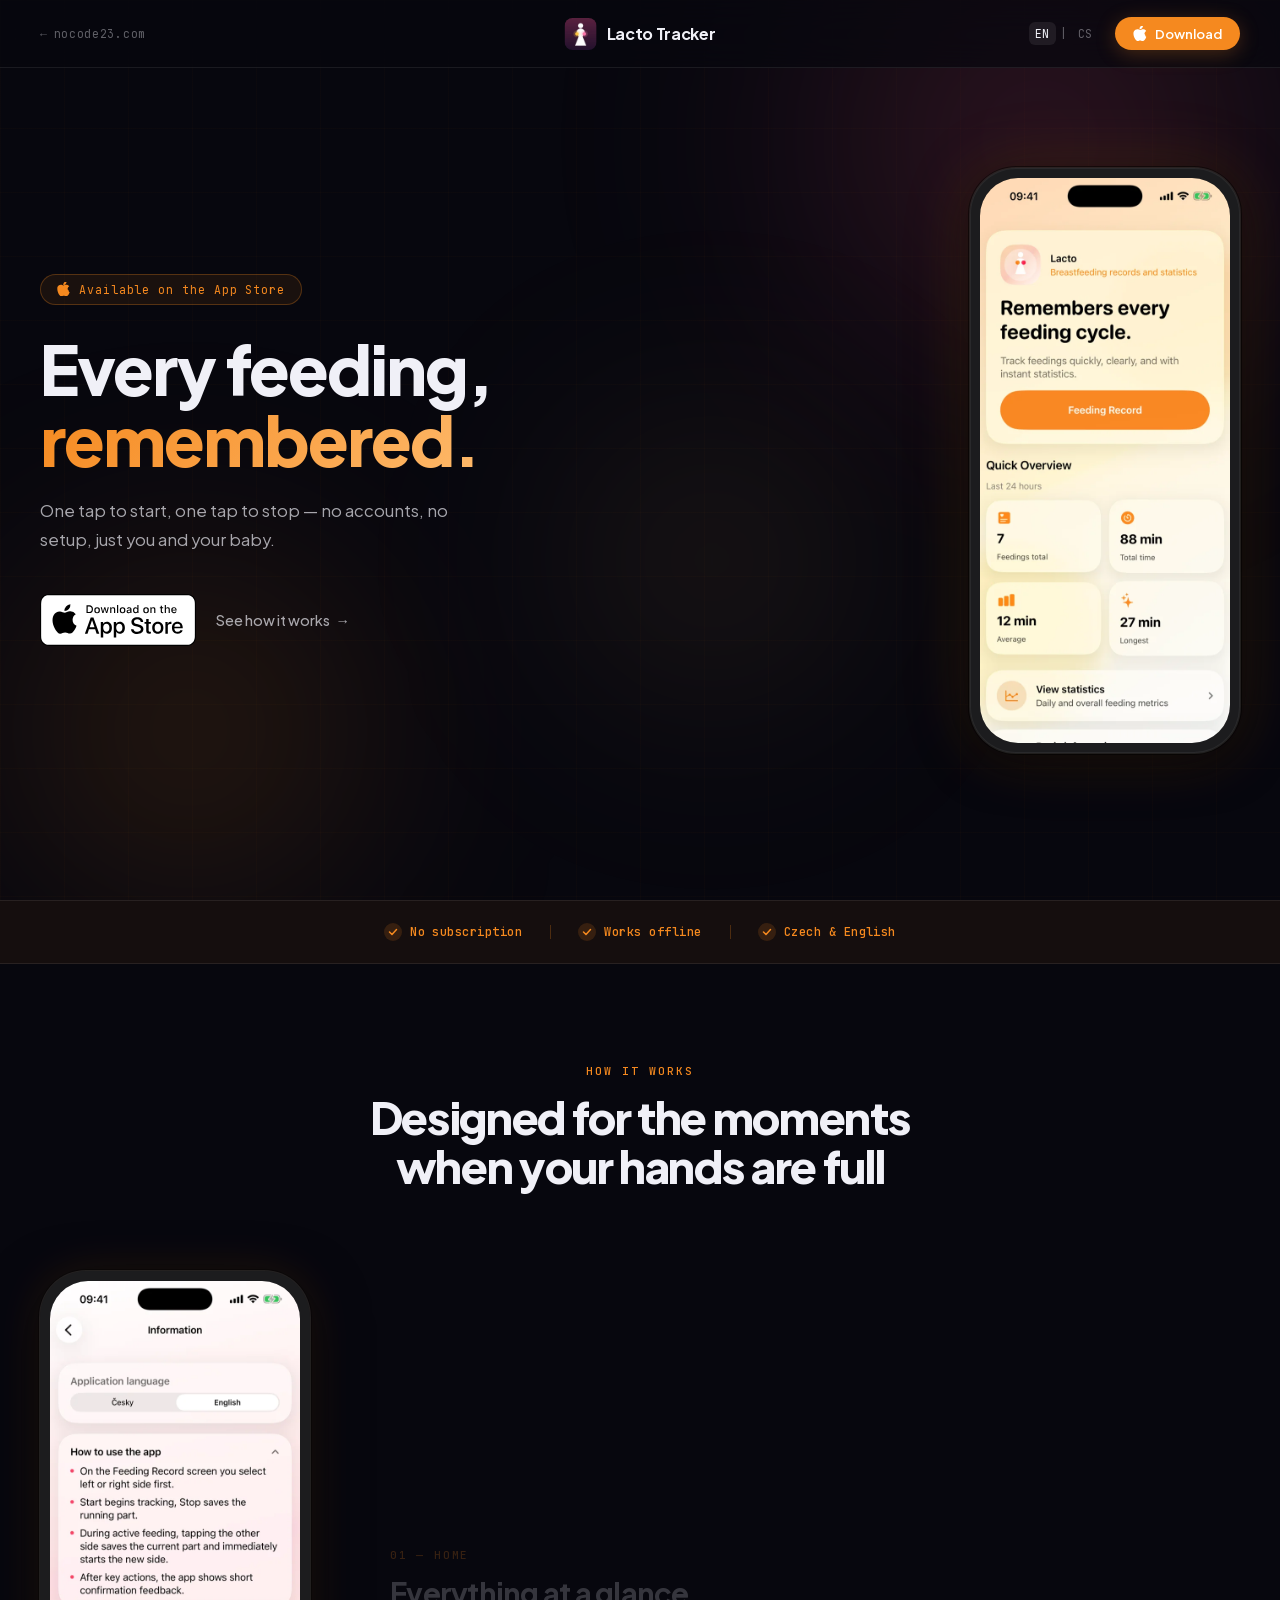
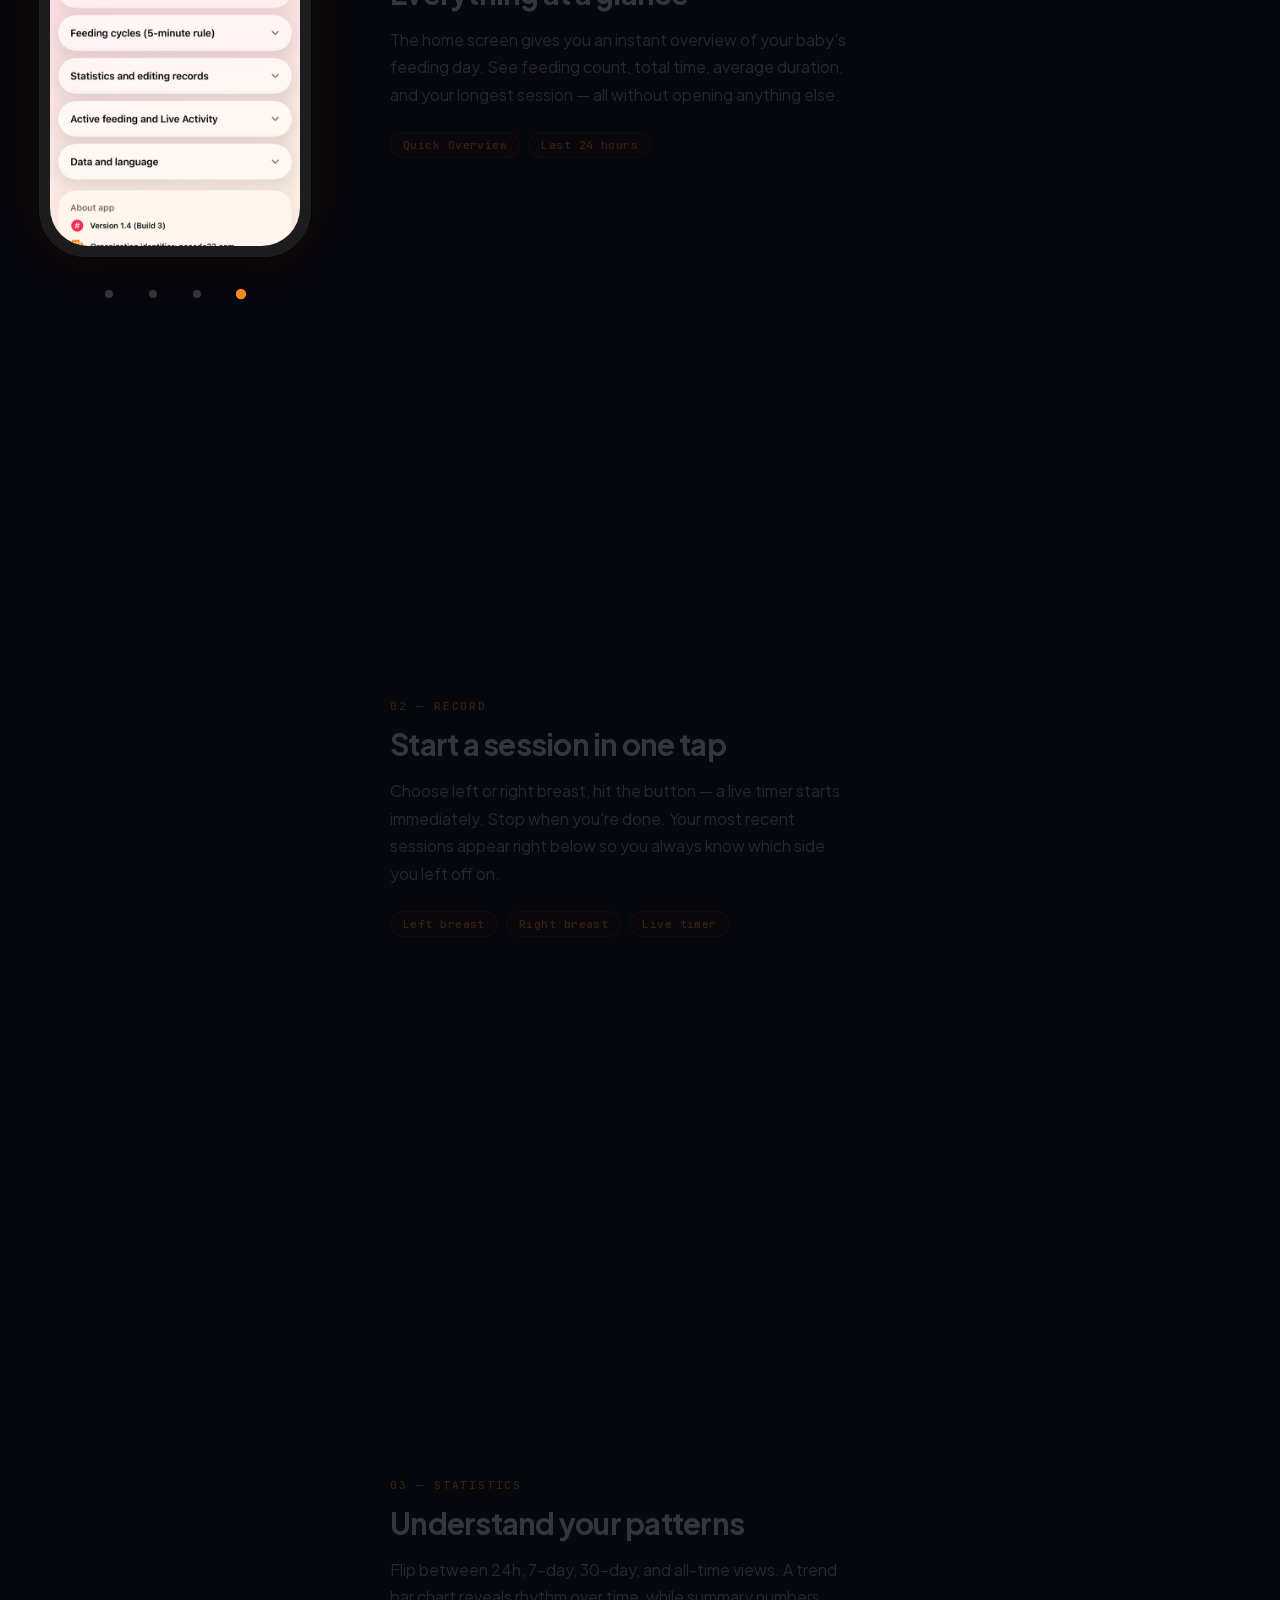
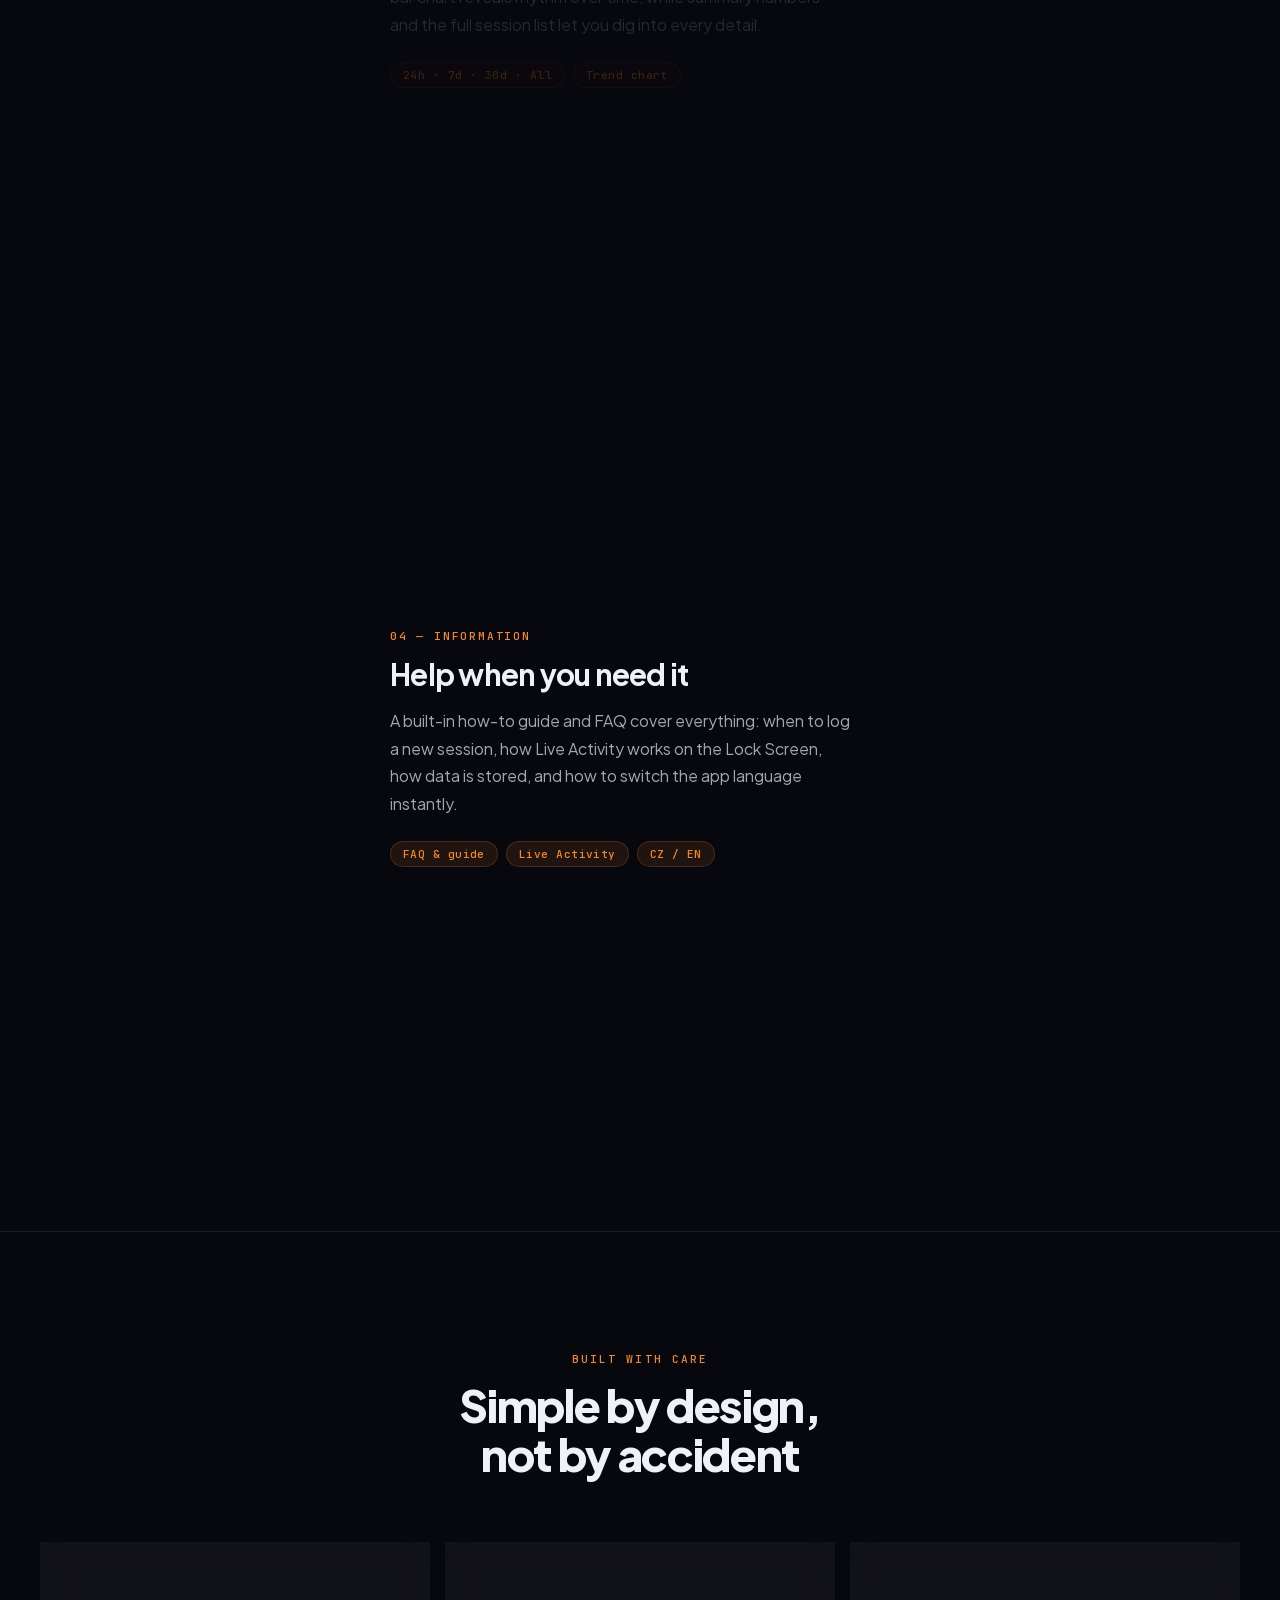
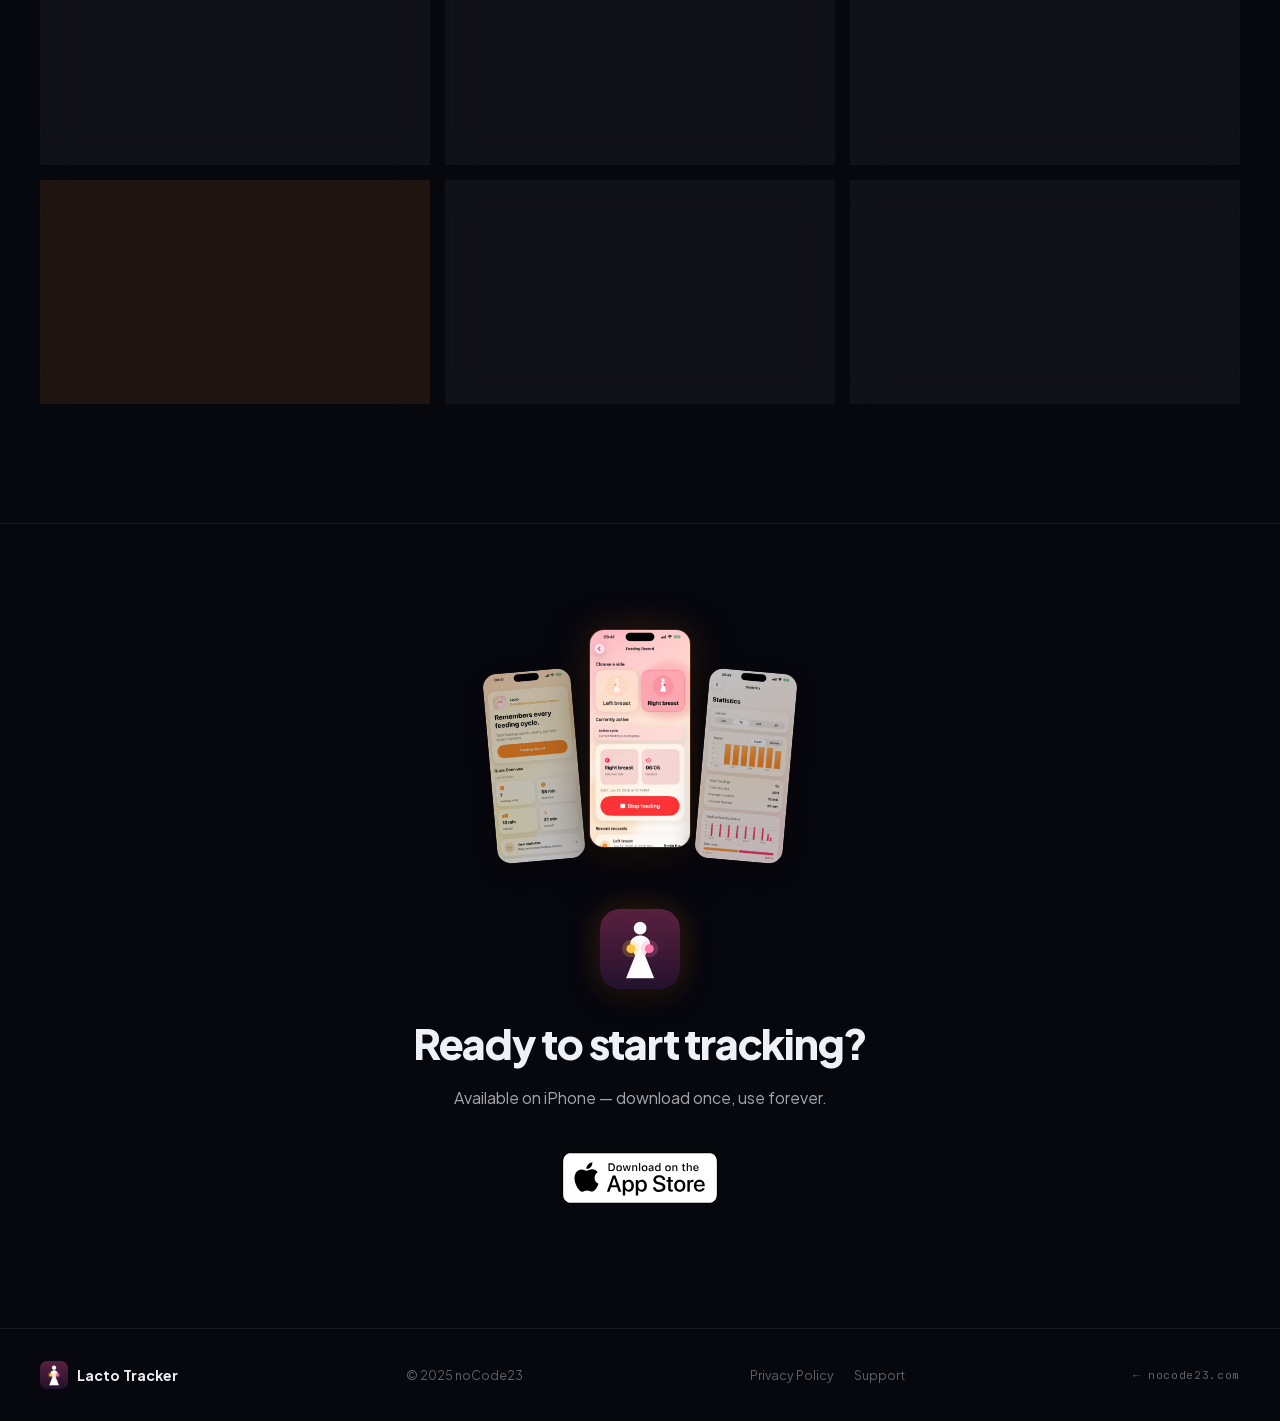
<file: index.html>
<!DOCTYPE html>
<html lang="en">
<head>
  <meta charset="UTF-8" />
  <meta name="viewport" content="width=device-width, initial-scale=1.0" />
  <title>Lacto Tracker — Every feeding, remembered.</title>
  <meta name="description" content="Simple breastfeeding tracker for new moms. One tap to start, one tap to stop. No accounts, works offline. One-time purchase, no subscription." />
  <meta name="keywords" content="breastfeeding tracker, breastfeeding app, nursing tracker, baby feeding log, lactation tracker, breastfeeding timer, nursing log, breastfeeding statistics, new mom app, iPhone baby app" />
  <meta name="author" content="noCode23" />
  <meta name="robots" content="index, follow" />
  <link rel="canonical" href="https://nocode23.com/lacto-tracker/" />
  <link rel="alternate" hreflang="en"        href="https://nocode23.com/lacto-tracker/" />
  <link rel="alternate" hreflang="cs"        href="https://nocode23.com/lacto-tracker/index-cs.html" />
  <link rel="alternate" hreflang="x-default" href="https://nocode23.com/lacto-tracker/" />
  <link rel="icon" href="favicon.ico" sizes="any" />
  <link rel="icon" type="image/png" sizes="32x32" href="assets/images/favicon-32x32.png" />
  <link rel="icon" type="image/png" sizes="16x16" href="assets/images/favicon-16x16.png" />
  <link rel="apple-touch-icon" sizes="180x180" href="assets/images/apple-touch-icon.png" />

  <meta property="og:type"        content="website" />
  <meta property="og:url"         content="https://nocode23.com/lacto-tracker/" />
  <meta property="og:title"       content="Lacto Tracker — Breastfeeding Tracker for New Moms" />
  <meta property="og:description" content="Simple breastfeeding tracker for new moms. One tap to start, one tap to stop. No accounts, works offline. One-time purchase, no subscription." />
  <meta property="og:image"       content="https://nocode23.com/lacto-tracker/assets/images/og-image.jpg" />
  <meta property="og:locale"      content="en_US" />
  <meta property="og:locale:alternate" content="cs_CZ" />
  <meta property="og:site_name"   content="Lacto Tracker" />

  <meta name="twitter:card"        content="summary_large_image" />
  <meta name="twitter:title"       content="Lacto Tracker — Breastfeeding Tracker for New Moms" />
  <meta name="twitter:description" content="Simple breastfeeding tracker for new moms. One tap to start, one tap to stop. No accounts, works offline. One-time purchase, no subscription." />
  <meta name="twitter:image"       content="https://nocode23.com/lacto-tracker/assets/images/og-image.jpg" />

  <meta name="apple-itunes-app" content="app-id=6760203009" />

  <script type="application/ld+json">
  {
    "@context": "https://schema.org",
    "@type": "SoftwareApplication",
    "name": "Lacto Tracker",
    "description": "Simple breastfeeding tracker for new moms. One tap to start, one tap to stop. No accounts, works offline. One-time purchase, no subscription.",
    "url": "https://nocode23.com/lacto-tracker/",
    "applicationCategory": "Utilities/Fitness",
    "operatingSystem": "iOS",
    "offers": { "@type": "Offer", "price": "2.99", "priceCurrency": "USD" },
    "author": { "@type": "Organization", "name": "noCode23" }
  }
  </script>

  <link rel="preload" href="assets/fonts/plus-jakarta-sans-latin.woff2" as="font" type="font/woff2" crossorigin />
  <link rel="preload" href="assets/fonts/plus-jakarta-sans-latin-ext.woff2" as="font" type="font/woff2" crossorigin />
  <link rel="stylesheet" href="assets/css/main.css" />
</head>
<body>

  <div class="blob-container" aria-hidden="true">
    <div class="blob blob-1"></div>
    <div class="blob blob-2"></div>
    <div class="blob blob-3"></div>
  </div>

  <!-- NAV -->
  <nav id="nav">
    <a href="../index.html" class="nav-back">← <span>nocode23.com</span></a>

    <a href="#" class="nav-brand">
      <picture>
        <source srcset="assets/images/app_logo.webp" type="image/webp" />
        <img src="assets/images/app_logo.png" alt="Lacto Tracker" class="nav-logo" />
      </picture>
      <span class="nav-name">Lacto Tracker</span>
    </a>

    <div class="nav-right">
      <div class="lang-switch">
        <a href="index.html" class="lang-link active">EN</a>
        <span class="lang-sep">|</span>
        <a href="index-cs.html" class="lang-link">CS</a>
      </div>
      <a href="https://apps.apple.com/app/lacto-tracker/id6760203009"
         class="btn-nav-download" target="_blank" rel="noopener"
         aria-label="Download Lacto Tracker on the App Store">
        <svg viewBox="0 0 20 20" fill="currentColor" aria-hidden="true" width="15" height="15">
          <path d="M15.25 10.68c-.03-2.77 2.27-4.1 2.37-4.17-1.29-1.89-3.3-2.15-4.02-2.17-1.71-.17-3.34 1.01-4.21 1.01-.86 0-2.19-.98-3.59-.95-1.85.03-3.57 1.08-4.52 2.73C-.3 9.77 1.08 14.7 2.8 17.46c.87 1.26 1.92 2.67 3.3 2.62 1.32-.05 1.82-.84 3.42-.84 1.6 0 2.05.84 3.45.81h.07c1.4-.02 2.42-1.33 3.31-2.62.63-.91 1.12-1.92 1.43-2.97-.03-.01-1.57-.6-1.59-2.78zM12.22 2.58C13.02 1.59 13.55.24 13.39-.96c-1.19.05-2.66.8-3.52 1.77-.77.88-1.37 2.27-1.2 3.6 1.32.1 2.66-.64 3.55-1.83z"/>
        </svg>
        Download
      </a>
    </div>
  </nav>

  <main>

  <!-- HERO -->
  <section id="hero" aria-label="Hero">
    <div class="hero-inner">
      <div class="hero-text">
        <div class="hero-badge">
          <svg viewBox="0 0 14 14" fill="currentColor" aria-hidden="true" width="14" height="14">
            <path d="M10.54 7.35c-.02-1.98 1.62-2.94 1.69-2.98-.92-1.35-2.36-1.53-2.87-1.55-1.22-.12-2.38.72-3 .72-.61 0-1.56-.7-2.56-.68-1.32.02-2.54.77-3.22 1.95C-.22 6.97.77 10.5 2 12.47c.62.9 1.37 1.91 2.35 1.87.94-.04 1.3-.6 2.44-.6 1.14 0 1.46.6 2.46.58h.05c1-.01 1.72-.95 2.36-1.87.45-.65.8-1.37 1.02-2.12-.02-.01-1.12-.43-1.14-1.98zM8.73 1.84C9.3 1.14 9.68.17 9.57-.77 8.72-.73 7.72-.22 7.12.49c-.55.63-.98 1.62-.86 2.57.94.07 1.9-.46 2.47-1.22z"/>
          </svg>
          Available on the App Store
        </div>

        <h1 class="hero-headline">
          Every feeding,<br><span class="accent">remembered.</span>
        </h1>

        <p class="hero-subtitle">
          One tap to start, one tap to stop — no accounts, no setup, just you and your baby.
        </p>

        <div class="hero-ctas">
          <a href="https://apps.apple.com/app/lacto-tracker/id6760203009"
             class="appstore-badge" target="_blank" rel="noopener">
            <img src="assets/images/App_Store_Badge_US-UK_RGB_wht_092917.svg"
                 alt="Download on the App Store" />
          </a>
          <a href="#showcase" class="btn-hero-ghost">
            See how it works <span aria-hidden="true">→</span>
          </a>
        </div>
      </div>

      <div class="hero-phone-wrap" aria-hidden="true">
        <div class="iphone-frame">
          <div class="iphone-screen">
            <picture>
              <source srcset="assets/images/main_screen.webp" type="image/webp" />
              <img src="assets/images/main_screen.png" alt="Lacto Tracker home screen" />
            </picture>
          </div>
        </div>
      </div>
    </div>
  </section>

  <!-- VALUE STRIP -->
  <div id="value-strip" role="list" aria-label="Key features">
    <div class="value-strip-inner">
      <div class="value-item" role="listitem">
        <span class="value-check" aria-hidden="true">
          <svg viewBox="0 0 10 10"><polyline points="1.5,5 4,7.5 8.5,2.5" stroke="currentColor" stroke-width="1.5" fill="none" stroke-linecap="round" stroke-linejoin="round"/></svg>
        </span>
        No subscription
      </div>
      <div class="value-item" role="listitem">
        <span class="value-check" aria-hidden="true">
          <svg viewBox="0 0 10 10"><polyline points="1.5,5 4,7.5 8.5,2.5" stroke="currentColor" stroke-width="1.5" fill="none" stroke-linecap="round" stroke-linejoin="round"/></svg>
        </span>
        Works offline
      </div>
      <div class="value-item" role="listitem">
        <span class="value-check" aria-hidden="true">
          <svg viewBox="0 0 10 10"><polyline points="1.5,5 4,7.5 8.5,2.5" stroke="currentColor" stroke-width="1.5" fill="none" stroke-linecap="round" stroke-linejoin="round"/></svg>
        </span>
        Czech &amp; English
      </div>
    </div>
  </div>

  <!-- SHOWCASE -->
  <section id="showcase" aria-label="How it works">
    <div class="showcase-header fade-in">
      <p class="section-label">How it works</p>
      <h2 class="section-title">
        <span class="line">Designed for the moments</span>
        <span class="line">when your hands are full</span>
      </h2>
    </div>

    <div class="showcase-layout">
      <div class="showcase-phone-col">
        <div class="showcase-iphone" id="showcasePhone" aria-hidden="true">
          <div class="showcase-screen" id="showcaseScreen">
            <picture>
              <source srcset="assets/images/main_screen.webp" type="image/webp" />
              <img src="assets/images/main_screen.png" alt="Home screen" class="active" data-step="0" loading="lazy" />
            </picture>
            <picture>
              <source srcset="assets/images/feeding_record.webp" type="image/webp" />
              <img src="assets/images/feeding_record.png" alt="Record screen" data-step="1" loading="lazy" />
            </picture>
            <picture>
              <source srcset="assets/images/statistics.webp" type="image/webp" />
              <img src="assets/images/statistics.png" alt="Statistics screen" data-step="2" loading="lazy" />
            </picture>
            <picture>
              <source srcset="assets/images/information.webp" type="image/webp" />
              <img src="assets/images/information.png" alt="Information screen" data-step="3" loading="lazy" />
            </picture>
          </div>
        </div>

        <div class="showcase-dots" id="showcaseDots" role="tablist" aria-label="Feature screens">
          <button class="dot active" data-index="0" role="tab" aria-selected="true"  aria-label="Home screen"></button>
          <button class="dot"        data-index="1" role="tab" aria-selected="false" aria-label="Record screen"></button>
          <button class="dot"        data-index="2" role="tab" aria-selected="false" aria-label="Statistics screen"></button>
          <button class="dot"        data-index="3" role="tab" aria-selected="false" aria-label="Information screen"></button>
        </div>
      </div>

      <div class="showcase-steps-col" id="showcaseSteps">
        <article class="showcase-step active" data-step="0">
          <div class="step-content">
            <p class="step-eyebrow">01 — Home</p>
            <h3 class="step-title">Everything at a glance</h3>
            <p class="step-desc">The home screen gives you an instant overview of your baby's feeding day. See feeding count, total time, average duration, and your longest session — all without opening anything else.</p>
            <div class="step-tags">
              <span class="tag">Quick Overview</span>
              <span class="tag">Last 24 hours</span>
            </div>
          </div>
        </article>

        <article class="showcase-step" data-step="1">
          <div class="step-content">
            <p class="step-eyebrow">02 — Record</p>
            <h3 class="step-title">Start a session in one tap</h3>
            <p class="step-desc">Choose left or right breast, hit the button — a live timer starts immediately. Stop when you're done. Your most recent sessions appear right below so you always know which side you left off on.</p>
            <div class="step-tags">
              <span class="tag">Left breast</span>
              <span class="tag">Right breast</span>
              <span class="tag">Live timer</span>
            </div>
          </div>
        </article>

        <article class="showcase-step" data-step="2">
          <div class="step-content">
            <p class="step-eyebrow">03 — Statistics</p>
            <h3 class="step-title">Understand your patterns</h3>
            <p class="step-desc">Flip between 24h, 7-day, 30-day, and all-time views. A trend bar chart reveals rhythm over time, while summary numbers and the full session list let you dig into every detail.</p>
            <div class="step-tags">
              <span class="tag">24h · 7d · 30d · All</span>
              <span class="tag">Trend chart</span>
            </div>
          </div>
        </article>

        <article class="showcase-step" data-step="3">
          <div class="step-content">
            <p class="step-eyebrow">04 — Information</p>
            <h3 class="step-title">Help when you need it</h3>
            <p class="step-desc">A built-in how-to guide and FAQ cover everything: when to log a new session, how Live Activity works on the Lock Screen, how data is stored, and how to switch the app language instantly.</p>
            <div class="step-tags">
              <span class="tag">FAQ &amp; guide</span>
              <span class="tag">Live Activity</span>
              <span class="tag">CZ / EN</span>
            </div>
          </div>
        </article>
      </div>
    </div>
  </section>

  <!-- FEATURES -->
  <section id="features" aria-label="Features">
    <div class="features-header fade-in">
      <p class="section-label">Built with care</p>
      <h2 class="section-title">
        <span class="line">Simple by design,</span>
        <span class="line">not by accident</span>
      </h2>
    </div>

    <div class="features-grid" id="featuresGrid">
      <article class="feature-card">
        <div class="feature-icon" aria-hidden="true">
          <svg viewBox="0 0 24 24" fill="none" stroke="currentColor" stroke-width="1.8" stroke-linecap="round" stroke-linejoin="round" width="26" height="26">
            <path d="M12 2l1.5 4.5L18 8l-4.5 1.5L12 14l-1.5-4.5L6 8l4.5-1.5Z"/>
            <path d="M19.5 13.5l.8 2.2 2.2.8-2.2.8-.8 2.2-.8-2.2-2.2-.8 2.2-.8z"/>
            <path d="M4.5 15l.5 1.5 1.5.5-1.5.5-.5 1.5-.5-1.5-1.5-.5 1.5-.5z"/>
          </svg>
        </div>
        <h3 class="feature-title">No setup needed</h3>
        <p class="feature-desc">Open the app and start. No account creation, no permissions to grant. Your data lives entirely on your device.</p>
      </article>

      <article class="feature-card">
        <div class="feature-icon" aria-hidden="true">
          <svg viewBox="0 0 24 24" fill="none" stroke="currentColor" stroke-width="1.8" stroke-linecap="round" stroke-linejoin="round" width="26" height="26">
            <circle cx="12" cy="12" r="2.5" fill="currentColor" stroke="none"/>
            <circle cx="12" cy="12" r="6"/>
            <circle cx="12" cy="12" r="10" stroke-width="1.2" opacity="0.45"/>
          </svg>
        </div>
        <h3 class="feature-title">One-handed operation</h3>
        <p class="feature-desc">Large tap targets and a minimal interface mean you can log a session with your free thumb while holding your baby with the other arm.</p>
      </article>

      <article class="feature-card">
        <div class="feature-icon" aria-hidden="true">
          <svg viewBox="0 0 24 24" fill="none" stroke="currentColor" stroke-width="1.8" stroke-linecap="round" stroke-linejoin="round" width="26" height="26">
            <polyline points="3 17 8 11 13 14 20 6"/>
            <line x1="3" y1="21" x2="21" y2="21"/>
            <line x1="3" y1="21" x2="3" y2="4"/>
          </svg>
        </div>
        <h3 class="feature-title">Instant statistics</h3>
        <p class="feature-desc">Stats are always current — no syncing, no refresh button. Switch between 24h, 7-day, and 30-day views to spot patterns as they emerge.</p>
      </article>

      <article class="feature-card feature-card--featured">
        <div class="feature-icon" aria-hidden="true">
          <svg viewBox="0 0 24 24" fill="none" stroke="currentColor" stroke-width="1.8" stroke-linecap="round" stroke-linejoin="round" width="26" height="26">
            <path d="M12 22s8-4 8-10V5l-8-3-8 3v7c0 6 8 10 8 10z"/>
            <polyline points="9 12 11 14 15 10"/>
          </svg>
        </div>
        <h3 class="feature-title">Private by default</h3>
        <p class="feature-desc">No cloud, no analytics on your feeding data, no partner mode to configure. What happens between you and your baby stays on your iPhone.</p>
      </article>

      <article class="feature-card">
        <div class="feature-icon" aria-hidden="true">
          <svg viewBox="0 0 24 24" fill="none" stroke="currentColor" stroke-width="1.8" stroke-linecap="round" stroke-linejoin="round" width="26" height="26">
            <circle cx="12" cy="12" r="10"/>
            <line x1="2" y1="12" x2="22" y2="12"/>
            <path d="M12 2a15.3 15.3 0 0 1 4 10 15.3 15.3 0 0 1-4 10 15.3 15.3 0 0 1-4-10 15.3 15.3 0 0 1 4-10z"/>
          </svg>
        </div>
        <h3 class="feature-title">Czech &amp; English</h3>
        <p class="feature-desc">Switch the app language instantly from the Information screen. The full interface adapts immediately — no restart needed.</p>
      </article>

      <article class="feature-card">
        <div class="feature-icon" aria-hidden="true">
          <svg viewBox="0 0 24 24" fill="none" stroke="currentColor" stroke-width="1.8" stroke-linecap="round" stroke-linejoin="round" width="26" height="26">
            <rect x="5" y="2" width="14" height="20" rx="3"/>
            <rect x="9" y="3.5" width="6" height="2" rx="1" fill="currentColor" stroke="none"/>
            <circle cx="12" cy="13" r="3.5"/>
            <polyline points="12 11.5 12 13 13 14"/>
          </svg>
        </div>
        <h3 class="feature-title">Live Activity</h3>
        <p class="feature-desc">While a session is running, a Live Activity on the Lock Screen and Dynamic Island shows the elapsed time — no need to unlock your phone.</p>
      </article>
    </div>
  </section>

  <!-- CTA -->
  <section id="cta" aria-label="Download">
    <div class="cta-inner fade-in">
      <div class="cta-phones" aria-hidden="true">
        <picture>
          <source srcset="assets/images/main_screen.webp" type="image/webp" />
          <img src="assets/images/main_screen.png" class="cta-phone-thumb" loading="lazy" alt="" />
        </picture>
        <picture>
          <source srcset="assets/images/feeding_record.webp" type="image/webp" />
          <img src="assets/images/feeding_record.png" class="cta-phone-thumb cta-phone-thumb--center" loading="lazy" alt="" />
        </picture>
        <picture>
          <source srcset="assets/images/statistics.webp" type="image/webp" />
          <img src="assets/images/statistics.png" class="cta-phone-thumb cta-phone-thumb--right" loading="lazy" alt="" />
        </picture>
      </div>
      <picture>
        <source srcset="assets/images/app_logo.webp" type="image/webp" />
        <img src="assets/images/app_logo.png" alt="Lacto Tracker" class="cta-logo" loading="lazy" />
      </picture>
      <h2 class="cta-title">Ready to start tracking?</h2>
      <p class="cta-subtitle">Available on iPhone — download once, use forever.</p>
      <a href="https://apps.apple.com/app/lacto-tracker/id6760203009"
         class="appstore-badge" target="_blank" rel="noopener">
        <img src="assets/images/App_Store_Badge_US-UK_RGB_wht_092917.svg"
             alt="Download on the App Store" loading="lazy" />
      </a>
    </div>
  </section>

  </main>

  <!-- FOOTER -->
  <footer id="footer">
    <div class="footer-inner">
      <a href="#" class="footer-brand">
        <picture>
          <source srcset="assets/images/app_logo.webp" type="image/webp" />
          <img src="assets/images/app_logo.png" alt="" class="footer-logo" loading="lazy" />
        </picture>
        <span class="footer-name">Lacto Tracker</span>
      </a>
      <p class="footer-copy">© 2025 noCode23</p>
      <nav class="footer-links" aria-label="Footer links">
        <a href="privacy-policy.html" class="footer-link">Privacy Policy</a>
        <a href="mailto:support@nocode23.com" class="footer-link">Support</a>
      </nav>
      <a href="../index.html" class="footer-back">← nocode23.com</a>
    </div>
  </footer>

  <script src="assets/js/main.js"></script>
</body>
</html>
</file>
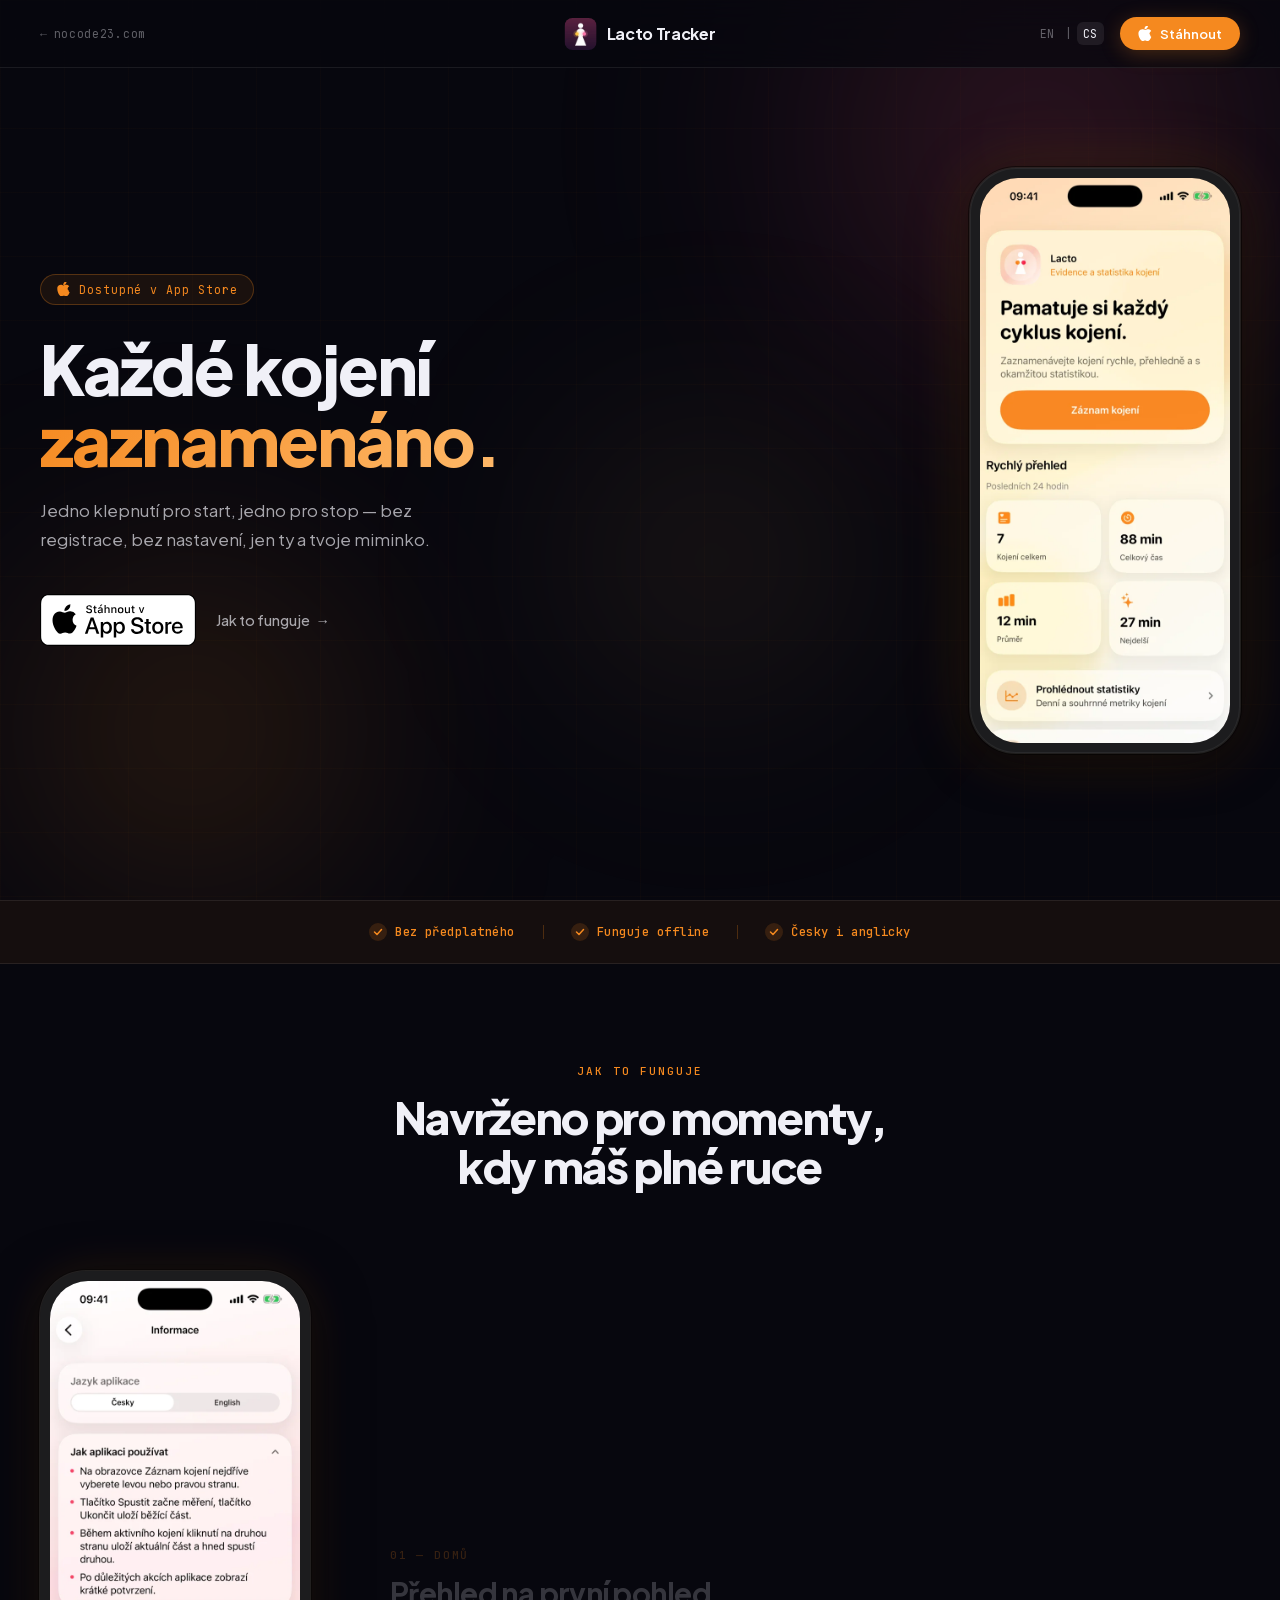
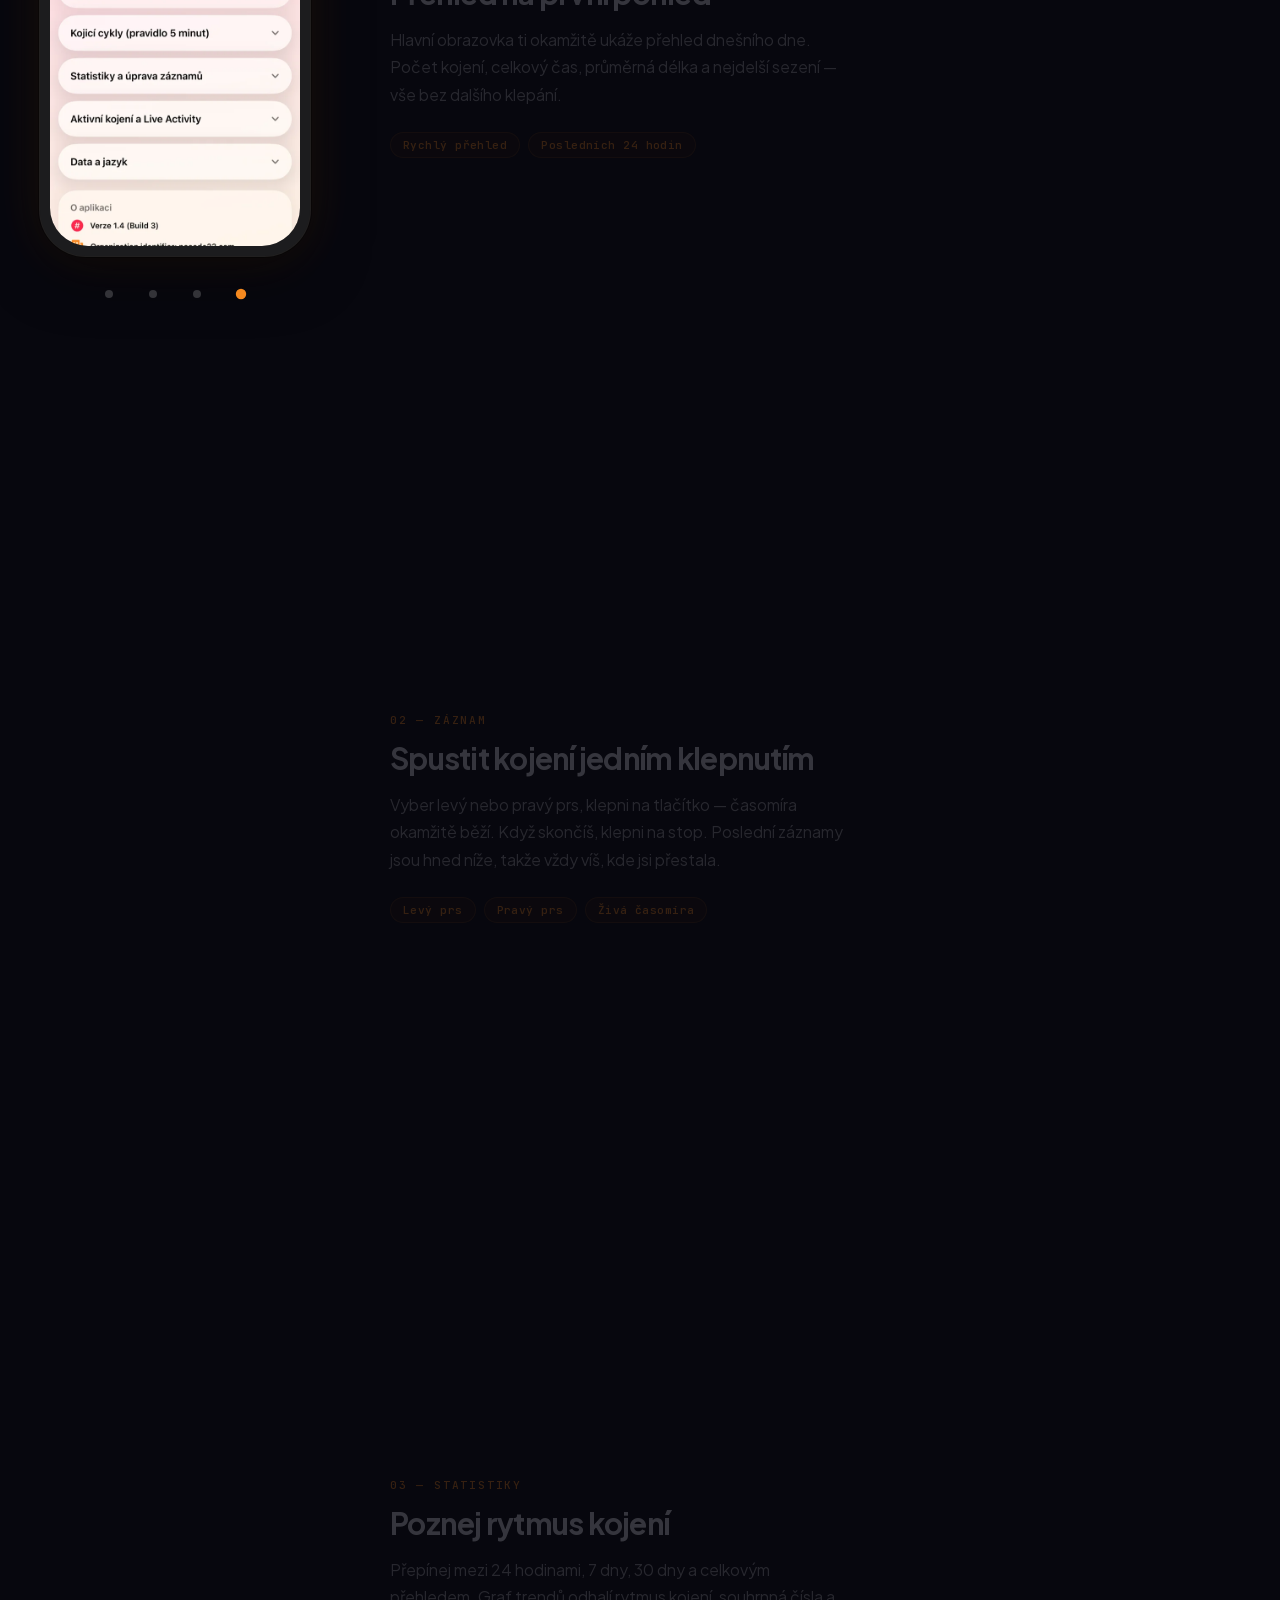
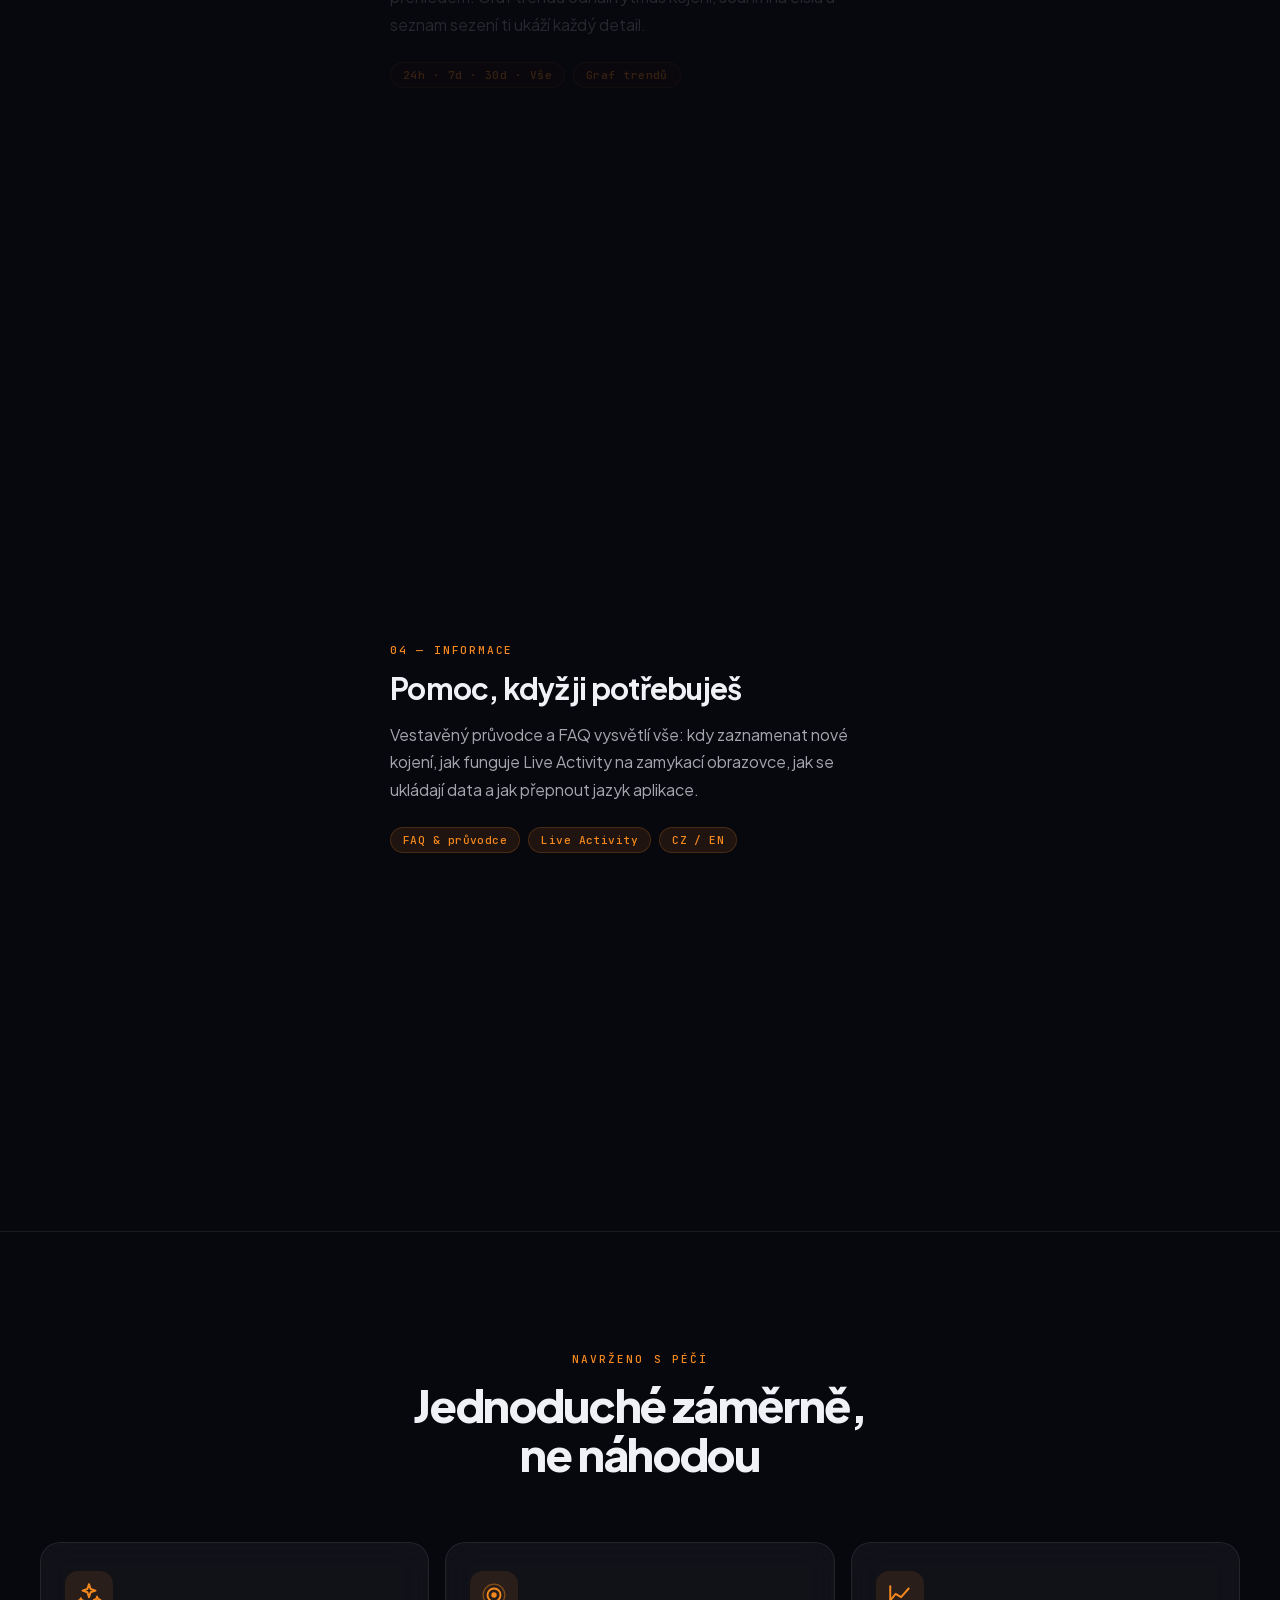
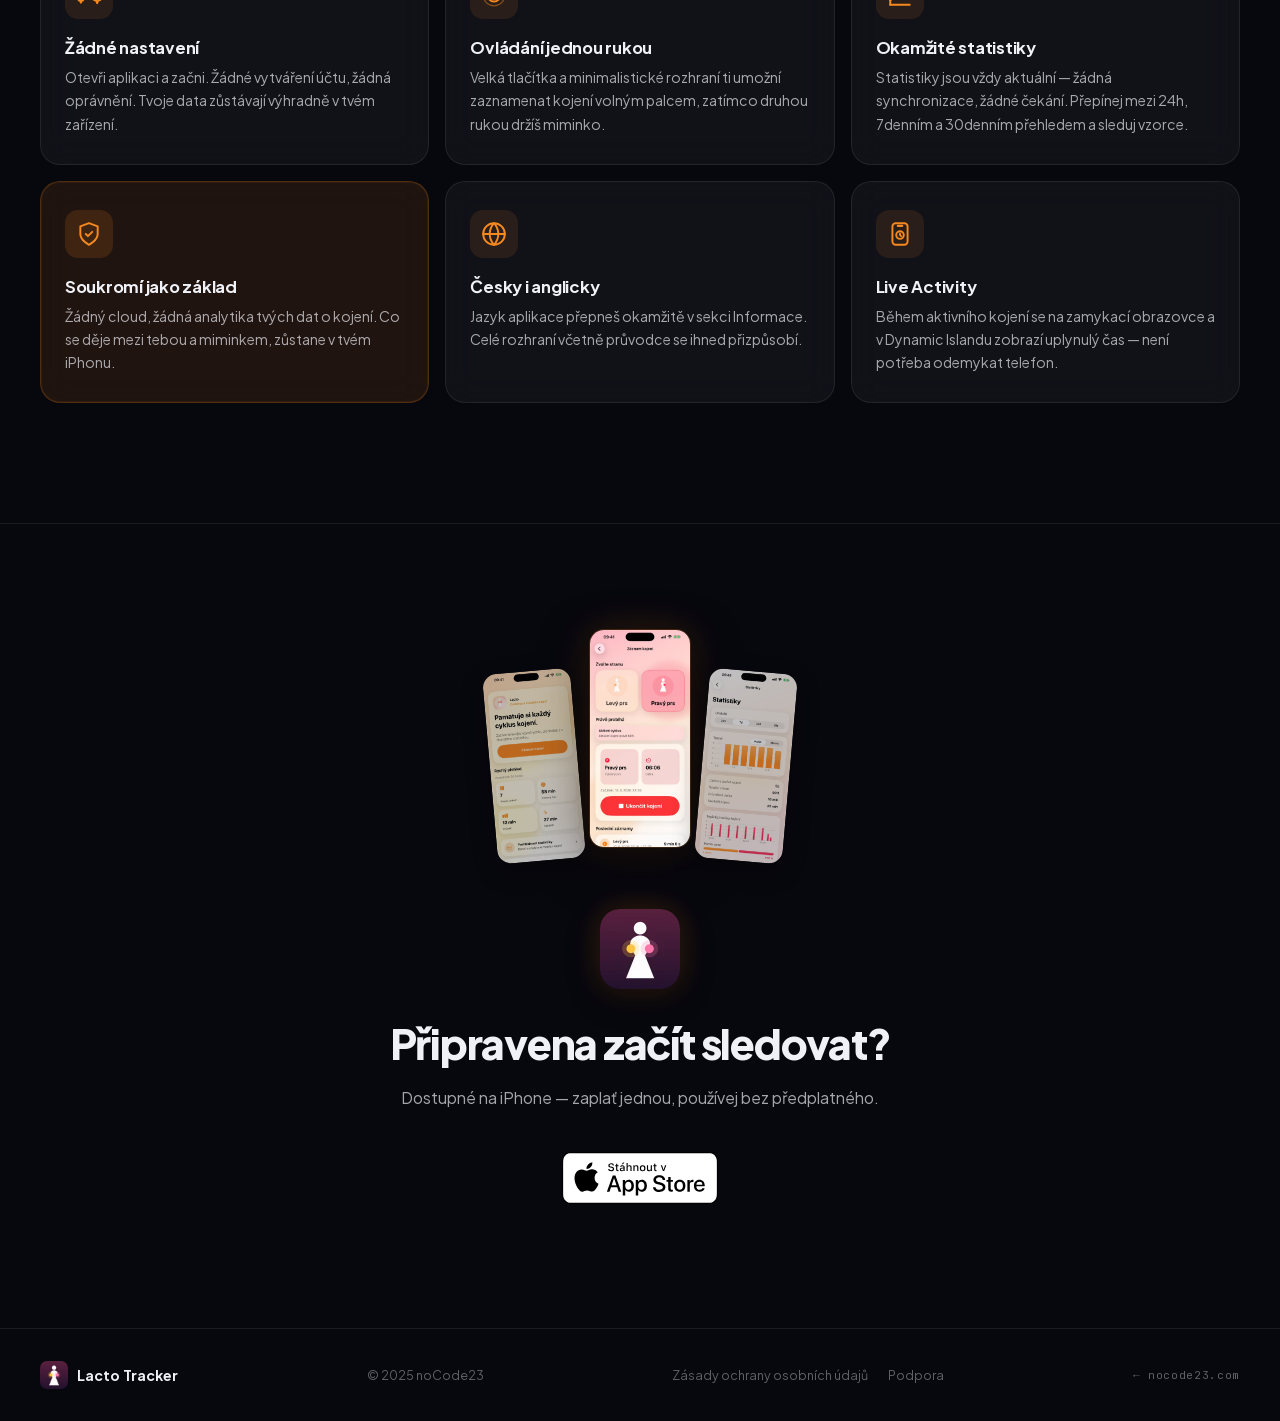
<file: index-cs.html>
<!DOCTYPE html>
<html lang="cs">
<head>
  <meta charset="UTF-8" />
  <meta name="viewport" content="width=device-width, initial-scale=1.0" />
  <title>Lacto Tracker — Každé kojení zaznamenáno.</title>
  <meta name="description" content="Jednoduchá aplikace pro sledování kojení. Jedno klepnutí pro start, jedno pro stop. Bez registrace, funguje offline." />
  <meta name="keywords" content="sledování kojení, aplikace kojení, kojení záznam, kojící maminky, aplikace pro maminky, tracker kojení, kojení iPhone, kojení statistiky, délka kojení, levý pravý prs" />
  <meta name="author" content="noCode23" />
  <meta name="robots" content="index, follow" />
  <link rel="canonical" href="https://nocode23.com/lacto-tracker/index-cs.html" />
  <link rel="alternate" hreflang="en"        href="https://nocode23.com/lacto-tracker/" />
  <link rel="alternate" hreflang="cs"        href="https://nocode23.com/lacto-tracker/index-cs.html" />
  <link rel="alternate" hreflang="x-default" href="https://nocode23.com/lacto-tracker/" />
  <link rel="icon" href="favicon.ico" sizes="any" />
  <link rel="icon" type="image/png" sizes="32x32" href="assets/images/favicon-32x32.png" />
  <link rel="icon" type="image/png" sizes="16x16" href="assets/images/favicon-16x16.png" />
  <link rel="apple-touch-icon" sizes="180x180" href="assets/images/apple-touch-icon.png" />

  <meta property="og:type"        content="website" />
  <meta property="og:url"         content="https://nocode23.com/lacto-tracker/index-cs.html" />
  <meta property="og:title"       content="Lacto Tracker — Sledování kojení pro nové maminky" />
  <meta property="og:description" content="Jednoduchá aplikace pro sledování kojení. Jedno klepnutí pro start, jedno pro stop. Bez registrace, funguje offline." />
  <meta property="og:image"       content="https://nocode23.com/lacto-tracker/assets/images/og-image.jpg" />
  <meta property="og:locale"      content="cs_CZ" />
  <meta property="og:locale:alternate" content="en_US" />
  <meta property="og:site_name"   content="Lacto Tracker" />

  <meta name="twitter:card"        content="summary_large_image" />
  <meta name="twitter:title"       content="Lacto Tracker — Sledování kojení pro nové maminky" />
  <meta name="twitter:description" content="Jednoduchá aplikace pro sledování kojení. Jedno klepnutí pro start, jedno pro stop. Bez registrace, funguje offline." />
  <meta name="twitter:image"       content="https://nocode23.com/lacto-tracker/assets/images/og-image.jpg" />

  <meta name="apple-itunes-app" content="app-id=6760203009" />

  <script type="application/ld+json">
  {
    "@context": "https://schema.org",
    "@type": "SoftwareApplication",
    "name": "Lacto Tracker",
    "description": "Jednoduchá aplikace pro sledování kojení. Jedno klepnutí pro start, jedno pro stop. Bez registrace, funguje offline. Jednorázová platba, žádné předplatné.",
    "url": "https://nocode23.com/lacto-tracker/index-cs.html",
    "applicationCategory": "Utilities/Fitness",
    "operatingSystem": "iOS",
    "offers": { "@type": "Offer", "price": "79", "priceCurrency": "CZK" },
    "author": { "@type": "Organization", "name": "noCode23" }
  }
  </script>

  <link rel="preload" href="assets/fonts/plus-jakarta-sans-latin.woff2" as="font" type="font/woff2" crossorigin />
  <link rel="preload" href="assets/fonts/plus-jakarta-sans-latin-ext.woff2" as="font" type="font/woff2" crossorigin />
  <link rel="stylesheet" href="assets/css/main.css" />
</head>
<body>

  <div class="blob-container" aria-hidden="true">
    <div class="blob blob-1"></div>
    <div class="blob blob-2"></div>
    <div class="blob blob-3"></div>
  </div>

  <!-- NAV -->
  <nav id="nav" aria-label="Hlavní navigace">
    <a href="../index.html" class="nav-back">← <span>nocode23.com</span></a>

    <a href="index-cs.html" class="nav-brand">
      <picture>
        <source srcset="assets/images/app_logo.webp" type="image/webp" />
        <img src="assets/images/app_logo.png" alt="Lacto Tracker ikona" class="nav-logo" />
      </picture>
      <span class="nav-name">Lacto Tracker</span>
    </a>

    <div class="nav-right">
      <div class="lang-switch">
        <a href="index.html" class="lang-link">EN</a>
        <span class="lang-sep">|</span>
        <a href="index-cs.html" class="lang-link active">CS</a>
      </div>
      <a href="https://apps.apple.com/cz/app/lacto-tracker/id6760203009?l=cs"
         class="btn-nav-download" target="_blank" rel="noopener"
         aria-label="Stáhnout Lacto Tracker v App Store">
        <svg viewBox="0 0 20 20" fill="currentColor" aria-hidden="true" width="15" height="15">
          <path d="M15.25 10.68c-.03-2.77 2.27-4.1 2.37-4.17-1.29-1.89-3.3-2.15-4.02-2.17-1.71-.17-3.34 1.01-4.21 1.01-.86 0-2.19-.98-3.59-.95-1.85.03-3.57 1.08-4.52 2.73C-.3 9.77 1.08 14.7 2.8 17.46c.87 1.26 1.92 2.67 3.3 2.62 1.32-.05 1.82-.84 3.42-.84 1.6 0 2.05.84 3.45.81h.07c1.4-.02 2.42-1.33 3.31-2.62.63-.91 1.12-1.92 1.43-2.97-.03-.01-1.57-.6-1.59-2.78zM12.22 2.58C13.02 1.59 13.55.24 13.39-.96c-1.19.05-2.66.8-3.52 1.77-.77.88-1.37 2.27-1.2 3.6 1.32.1 2.66-.64 3.55-1.83z"/>
        </svg>
        Stáhnout
      </a>
    </div>
  </nav>

  <main>

  <!-- HERO -->
  <section id="hero" aria-label="Úvod">
    <div class="hero-inner">
      <div class="hero-text">
        <div class="hero-badge">
          <svg viewBox="0 0 14 14" fill="currentColor" aria-hidden="true" width="14" height="14">
            <path d="M10.54 7.35c-.02-1.98 1.62-2.94 1.69-2.98-.92-1.35-2.36-1.53-2.87-1.55-1.22-.12-2.38.72-3 .72-.61 0-1.56-.7-2.56-.68-1.32.02-2.54.77-3.22 1.95C-.22 6.97.77 10.5 2 12.47c.62.9 1.37 1.91 2.35 1.87.94-.04 1.3-.6 2.44-.6 1.14 0 1.46.6 2.46.58h.05c1-.01 1.72-.95 2.36-1.87.45-.65.8-1.37 1.02-2.12-.02-.01-1.12-.43-1.14-1.98zM8.73 1.84C9.3 1.14 9.68.17 9.57-.77 8.72-.73 7.72-.22 7.12.49c-.55.63-.98 1.62-.86 2.57.94.07 1.9-.46 2.47-1.22z"/>
          </svg>
          Dostupné v App Store
        </div>

        <h1 class="hero-headline">
          Každé kojení<br><span class="accent">zaznamenáno.</span>
        </h1>

        <p class="hero-subtitle">
          Jedno klepnutí pro start, jedno pro stop — bez registrace, bez nastavení, jen ty a tvoje miminko.
        </p>

        <div class="hero-ctas">
          <a href="https://apps.apple.com/cz/app/lacto-tracker/id6760203009?l=cs"
             class="appstore-badge" target="_blank" rel="noopener">
            <img src="assets/images/App_Store_Badge_CZ_RGB_wht_092917.svg"
                 alt="Stáhnout v App Store" />
          </a>
          <a href="#showcase" class="btn-hero-ghost">
            Jak to funguje <span aria-hidden="true">→</span>
          </a>
        </div>
      </div>

      <div class="hero-phone-wrap" aria-hidden="true">
        <div class="iphone-frame">
          <div class="iphone-screen">
            <picture>
              <source srcset="assets/images/main_screen_cs.webp" type="image/webp" />
              <img src="assets/images/main_screen_cs.png" alt="Hlavní obrazovka Lacto Tracker" />
            </picture>
          </div>
        </div>
      </div>
    </div>
  </section>

  <!-- VALUE STRIP -->
  <div id="value-strip" role="list" aria-label="Klíčové vlastnosti">
    <div class="value-strip-inner">
      <div class="value-item" role="listitem">
        <span class="value-check" aria-hidden="true">
          <svg viewBox="0 0 10 10"><polyline points="1.5,5 4,7.5 8.5,2.5" stroke="currentColor" stroke-width="1.5" fill="none" stroke-linecap="round" stroke-linejoin="round"/></svg>
        </span>
        Bez předplatného
      </div>
      <div class="value-item" role="listitem">
        <span class="value-check" aria-hidden="true">
          <svg viewBox="0 0 10 10"><polyline points="1.5,5 4,7.5 8.5,2.5" stroke="currentColor" stroke-width="1.5" fill="none" stroke-linecap="round" stroke-linejoin="round"/></svg>
        </span>
        Funguje offline
      </div>
      <div class="value-item" role="listitem">
        <span class="value-check" aria-hidden="true">
          <svg viewBox="0 0 10 10"><polyline points="1.5,5 4,7.5 8.5,2.5" stroke="currentColor" stroke-width="1.5" fill="none" stroke-linecap="round" stroke-linejoin="round"/></svg>
        </span>
        Česky i anglicky
      </div>
    </div>
  </div>

  <!-- SHOWCASE -->
  <section id="showcase" aria-label="Jak to funguje">
    <div class="showcase-header fade-in">
      <p class="section-label">Jak to funguje</p>
      <h2 class="section-title">
        <span class="line">Navrženo pro momenty,</span>
        <span class="line">kdy máš plné ruce</span>
      </h2>
    </div>

    <div class="showcase-layout">
      <div class="showcase-phone-col">
        <div class="showcase-iphone" id="showcasePhone" aria-hidden="true">
          <div class="showcase-screen" id="showcaseScreen">
            <picture>
              <source srcset="assets/images/main_screen_cs.webp" type="image/webp" />
              <img src="assets/images/main_screen_cs.png" alt="Hlavní obrazovka" class="active" data-step="0" loading="lazy" />
            </picture>
            <picture>
              <source srcset="assets/images/feeding_record_cs.webp" type="image/webp" />
              <img src="assets/images/feeding_record_cs.png" alt="Záznam kojení" data-step="1" loading="lazy" />
            </picture>
            <picture>
              <source srcset="assets/images/statistics_cs.webp" type="image/webp" />
              <img src="assets/images/statistics_cs.png" alt="Statistiky" data-step="2" loading="lazy" />
            </picture>
            <picture>
              <source srcset="assets/images/information_cs.webp" type="image/webp" />
              <img src="assets/images/information_cs.png" alt="Informace" data-step="3" loading="lazy" />
            </picture>
          </div>
        </div>

        <div class="showcase-dots" id="showcaseDots" role="tablist" aria-label="Obrazovky aplikace">
          <button class="dot active" data-index="0" role="tab" aria-selected="true"  aria-label="Hlavní obrazovka"></button>
          <button class="dot"        data-index="1" role="tab" aria-selected="false" aria-label="Záznam kojení"></button>
          <button class="dot"        data-index="2" role="tab" aria-selected="false" aria-label="Statistiky"></button>
          <button class="dot"        data-index="3" role="tab" aria-selected="false" aria-label="Informace"></button>
        </div>
      </div>

      <div class="showcase-steps-col" id="showcaseSteps">
        <article class="showcase-step active" data-step="0">
          <div class="step-content">
            <p class="step-eyebrow">01 — Domů</p>
            <h3 class="step-title">Přehled na první pohled</h3>
            <p class="step-desc">Hlavní obrazovka ti okamžitě ukáže přehled dnešního dne. Počet kojení, celkový čas, průměrná délka a nejdelší sezení — vše bez dalšího klepání.</p>
            <div class="step-tags">
              <span class="tag">Rychlý přehled</span>
              <span class="tag">Posledních 24 hodin</span>
            </div>
          </div>
        </article>

        <article class="showcase-step" data-step="1">
          <div class="step-content">
            <p class="step-eyebrow">02 — Záznam</p>
            <h3 class="step-title">Spustit kojení jedním klepnutím</h3>
            <p class="step-desc">Vyber levý nebo pravý prs, klepni na tlačítko — časomíra okamžitě běží. Když skončíš, klepni na stop. Poslední záznamy jsou hned níže, takže vždy víš, kde jsi přestala.</p>
            <div class="step-tags">
              <span class="tag">Levý prs</span>
              <span class="tag">Pravý prs</span>
              <span class="tag">Živá časomíra</span>
            </div>
          </div>
        </article>

        <article class="showcase-step" data-step="2">
          <div class="step-content">
            <p class="step-eyebrow">03 — Statistiky</p>
            <h3 class="step-title">Poznej rytmus kojení</h3>
            <p class="step-desc">Přepínej mezi 24 hodinami, 7 dny, 30 dny a celkovým přehledem. Graf trendů odhalí rytmus kojení, souhrnná čísla a seznam sezení ti ukáží každý detail.</p>
            <div class="step-tags">
              <span class="tag">24h · 7d · 30d · Vše</span>
              <span class="tag">Graf trendů</span>
            </div>
          </div>
        </article>

        <article class="showcase-step" data-step="3">
          <div class="step-content">
            <p class="step-eyebrow">04 — Informace</p>
            <h3 class="step-title">Pomoc, když ji potřebuješ</h3>
            <p class="step-desc">Vestavěný průvodce a FAQ vysvětlí vše: kdy zaznamenat nové kojení, jak funguje Live Activity na zamykací obrazovce, jak se ukládají data a jak přepnout jazyk aplikace.</p>
            <div class="step-tags">
              <span class="tag">FAQ &amp; průvodce</span>
              <span class="tag">Live Activity</span>
              <span class="tag">CZ / EN</span>
            </div>
          </div>
        </article>
      </div>
    </div>
  </section>

  <!-- FEATURES -->
  <section id="features" aria-label="Funkce">
    <div class="features-header fade-in">
      <p class="section-label">Navrženo s péčí</p>
      <h2 class="section-title">
        <span class="line">Jednoduché záměrně,</span>
        <span class="line">ne náhodou</span>
      </h2>
    </div>

    <div class="features-grid" id="featuresGrid">
      <article class="feature-card">
        <div class="feature-icon" aria-hidden="true">
          <svg viewBox="0 0 24 24" fill="none" stroke="currentColor" stroke-width="1.8" stroke-linecap="round" stroke-linejoin="round" width="26" height="26">
            <path d="M12 2l1.5 4.5L18 8l-4.5 1.5L12 14l-1.5-4.5L6 8l4.5-1.5Z"/>
            <path d="M19.5 13.5l.8 2.2 2.2.8-2.2.8-.8 2.2-.8-2.2-2.2-.8 2.2-.8z"/>
            <path d="M4.5 15l.5 1.5 1.5.5-1.5.5-.5 1.5-.5-1.5-1.5-.5 1.5-.5z"/>
          </svg>
        </div>
        <h3 class="feature-title">Žádné nastavení</h3>
        <p class="feature-desc">Otevři aplikaci a začni. Žádné vytváření účtu, žádná oprávnění. Tvoje data zůstávají výhradně v tvém zařízení.</p>
      </article>

      <article class="feature-card">
        <div class="feature-icon" aria-hidden="true">
          <svg viewBox="0 0 24 24" fill="none" stroke="currentColor" stroke-width="1.8" stroke-linecap="round" stroke-linejoin="round" width="26" height="26">
            <circle cx="12" cy="12" r="2.5" fill="currentColor" stroke="none"/>
            <circle cx="12" cy="12" r="6"/>
            <circle cx="12" cy="12" r="10" stroke-width="1.2" opacity="0.45"/>
          </svg>
        </div>
        <h3 class="feature-title">Ovládání jednou rukou</h3>
        <p class="feature-desc">Velká tlačítka a minimalistické rozhraní ti umožní zaznamenat kojení volným palcem, zatímco druhou rukou držíš miminko.</p>
      </article>

      <article class="feature-card">
        <div class="feature-icon" aria-hidden="true">
          <svg viewBox="0 0 24 24" fill="none" stroke="currentColor" stroke-width="1.8" stroke-linecap="round" stroke-linejoin="round" width="26" height="26">
            <polyline points="3 17 8 11 13 14 20 6"/>
            <line x1="3" y1="21" x2="21" y2="21"/>
            <line x1="3" y1="21" x2="3" y2="4"/>
          </svg>
        </div>
        <h3 class="feature-title">Okamžité statistiky</h3>
        <p class="feature-desc">Statistiky jsou vždy aktuální — žádná synchronizace, žádné čekání. Přepínej mezi 24h, 7denním a 30denním přehledem a sleduj vzorce.</p>
      </article>

      <article class="feature-card feature-card--featured">
        <div class="feature-icon" aria-hidden="true">
          <svg viewBox="0 0 24 24" fill="none" stroke="currentColor" stroke-width="1.8" stroke-linecap="round" stroke-linejoin="round" width="26" height="26">
            <path d="M12 22s8-4 8-10V5l-8-3-8 3v7c0 6 8 10 8 10z"/>
            <polyline points="9 12 11 14 15 10"/>
          </svg>
        </div>
        <h3 class="feature-title">Soukromí jako základ</h3>
        <p class="feature-desc">Žádný cloud, žádná analytika tvých dat o kojení. Co se děje mezi tebou a miminkem, zůstane v tvém iPhonu.</p>
      </article>

      <article class="feature-card">
        <div class="feature-icon" aria-hidden="true">
          <svg viewBox="0 0 24 24" fill="none" stroke="currentColor" stroke-width="1.8" stroke-linecap="round" stroke-linejoin="round" width="26" height="26">
            <circle cx="12" cy="12" r="10"/>
            <line x1="2" y1="12" x2="22" y2="12"/>
            <path d="M12 2a15.3 15.3 0 0 1 4 10 15.3 15.3 0 0 1-4 10 15.3 15.3 0 0 1-4-10 15.3 15.3 0 0 1 4-10z"/>
          </svg>
        </div>
        <h3 class="feature-title">Česky i anglicky</h3>
        <p class="feature-desc">Jazyk aplikace přepneš okamžitě v sekci Informace. Celé rozhraní včetně průvodce se ihned přizpůsobí.</p>
      </article>

      <article class="feature-card">
        <div class="feature-icon" aria-hidden="true">
          <svg viewBox="0 0 24 24" fill="none" stroke="currentColor" stroke-width="1.8" stroke-linecap="round" stroke-linejoin="round" width="26" height="26">
            <rect x="5" y="2" width="14" height="20" rx="3"/>
            <rect x="9" y="3.5" width="6" height="2" rx="1" fill="currentColor" stroke="none"/>
            <circle cx="12" cy="13" r="3.5"/>
            <polyline points="12 11.5 12 13 13 14"/>
          </svg>
        </div>
        <h3 class="feature-title">Live Activity</h3>
        <p class="feature-desc">Během aktivního kojení se na zamykací obrazovce a v Dynamic Islandu zobrazí uplynulý čas — není potřeba odemykat telefon.</p>
      </article>
    </div>
  </section>

  <!-- CTA -->
  <section id="cta" aria-label="Výzva ke stažení">
    <div class="cta-inner fade-in">
      <div class="cta-phones" aria-hidden="true">
        <picture>
          <source srcset="assets/images/main_screen_cs.webp" type="image/webp" />
          <img src="assets/images/main_screen_cs.png" class="cta-phone-thumb" loading="lazy" alt="" />
        </picture>
        <picture>
          <source srcset="assets/images/feeding_record_cs.webp" type="image/webp" />
          <img src="assets/images/feeding_record_cs.png" class="cta-phone-thumb cta-phone-thumb--center" loading="lazy" alt="" />
        </picture>
        <picture>
          <source srcset="assets/images/statistics_cs.webp" type="image/webp" />
          <img src="assets/images/statistics_cs.png" class="cta-phone-thumb cta-phone-thumb--right" loading="lazy" alt="" />
        </picture>
      </div>
      <picture>
        <source srcset="assets/images/app_logo.webp" type="image/webp" />
        <img src="assets/images/app_logo.png" alt="Lacto Tracker" class="cta-logo" loading="lazy" />
      </picture>
      <h2 class="cta-title">Připravena začít sledovat?</h2>
      <p class="cta-subtitle">Dostupné na iPhone — zaplať jednou, používej bez předplatného.</p>
      <a href="https://apps.apple.com/cz/app/lacto-tracker/id6760203009?l=cs"
         class="appstore-badge" target="_blank" rel="noopener">
        <img src="assets/images/App_Store_Badge_CZ_RGB_wht_092917.svg"
             alt="Stáhnout v App Store" loading="lazy" />
      </a>
    </div>
  </section>

  </main>

  <!-- FOOTER -->
  <footer id="footer">
    <div class="footer-inner">
      <a href="index-cs.html" class="footer-brand">
        <picture>
          <source srcset="assets/images/app_logo.webp" type="image/webp" />
          <img src="assets/images/app_logo.png" alt="" class="footer-logo" loading="lazy" />
        </picture>
        <span class="footer-name">Lacto Tracker</span>
      </a>
      <p class="footer-copy">© 2025 noCode23</p>
      <nav class="footer-links" aria-label="Patičkové odkazy">
        <a href="privacy-policy-cs.html" class="footer-link">Zásady ochrany osobních údajů</a>
        <a href="mailto:support@nocode23.com" class="footer-link">Podpora</a>
      </nav>
      <a href="../index.html" class="footer-back">← nocode23.com</a>
    </div>
  </footer>

  <script src="assets/js/main.js"></script>
</body>
</html>
</file>
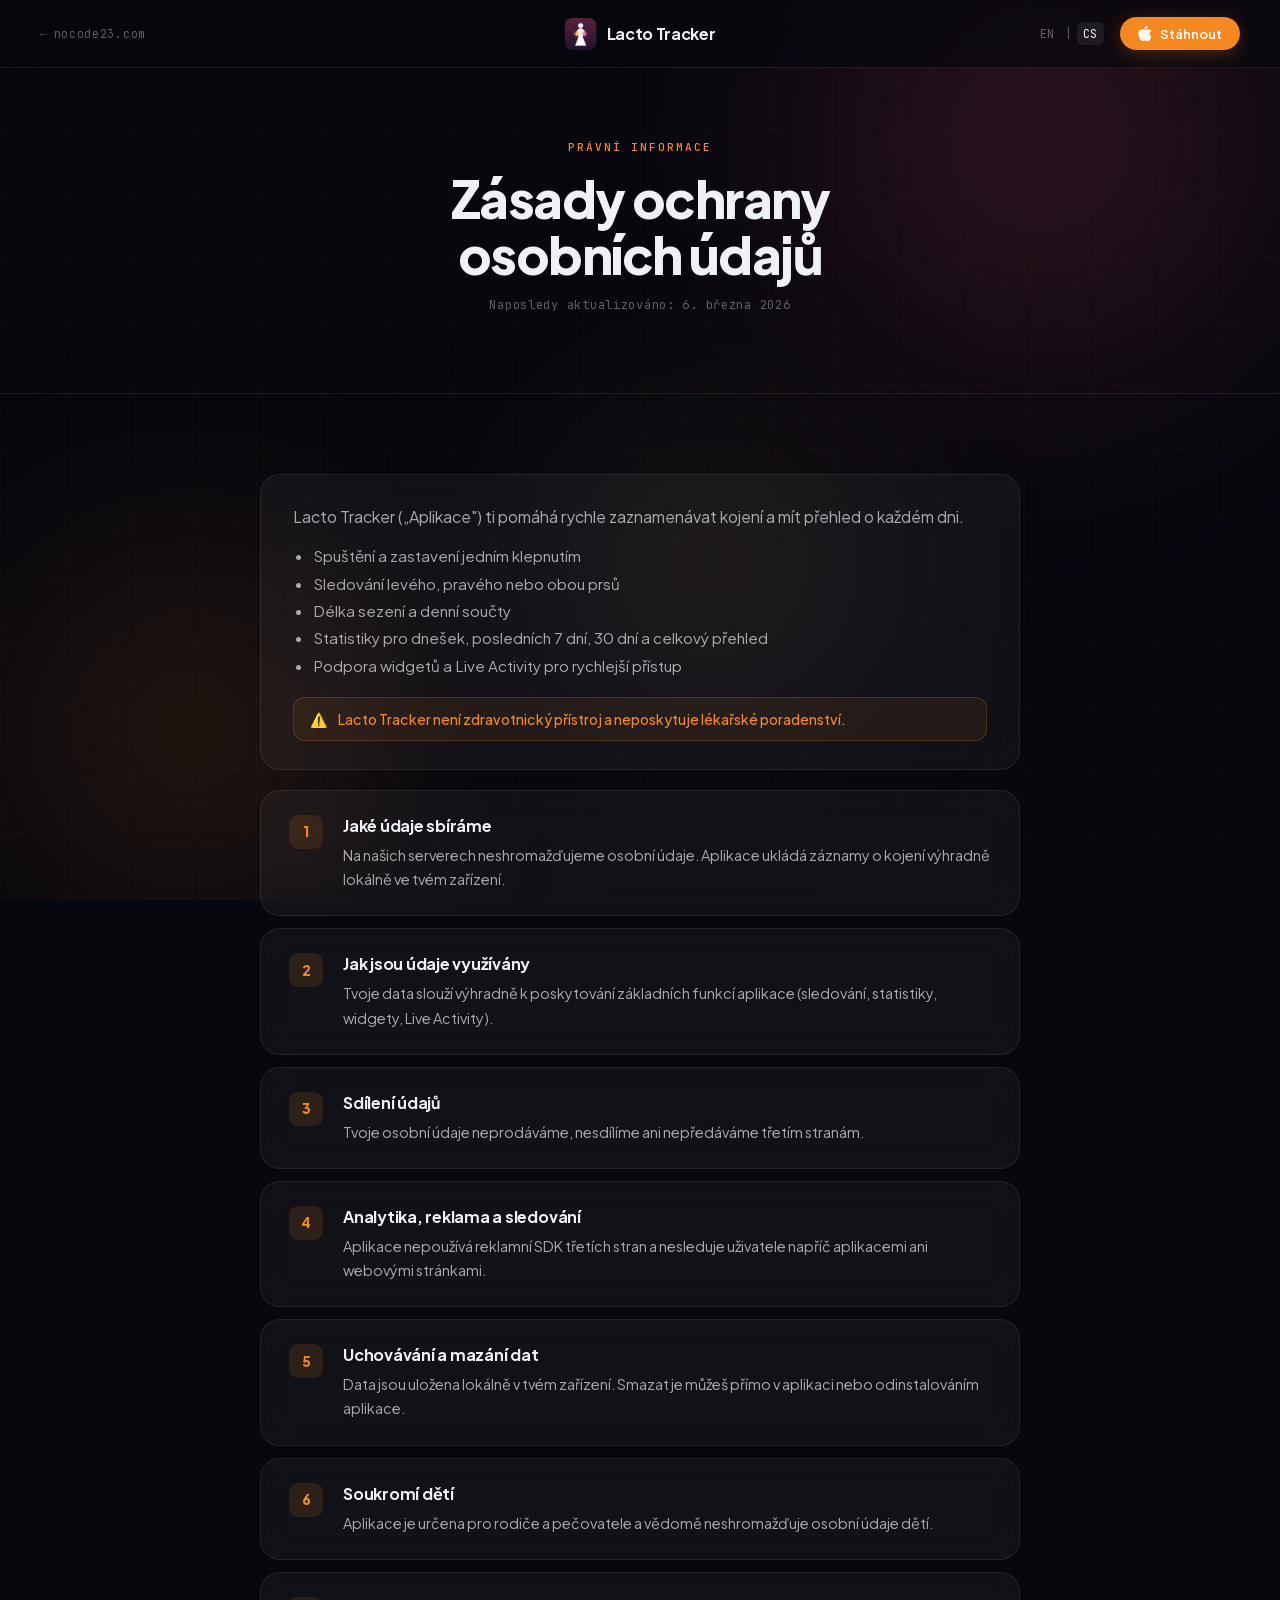
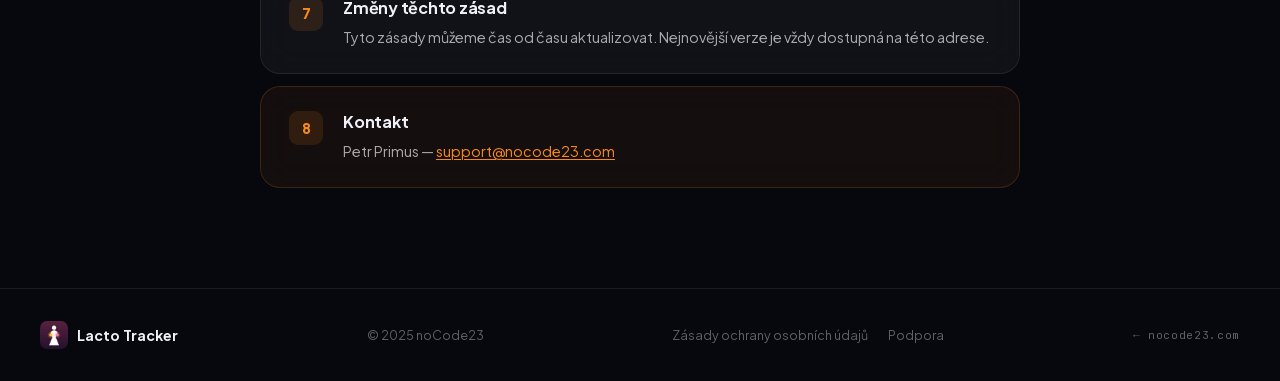
<file: privacy-policy-cs.html>
<!DOCTYPE html>
<html lang="cs">
<head>
  <meta charset="UTF-8" />
  <meta name="viewport" content="width=device-width, initial-scale=1.0" />
  <title>Zásady ochrany osobních údajů — Lacto Tracker</title>
  <meta name="description" content="Zásady ochrany osobních údajů aplikace Lacto Tracker. Tvoje data zůstávají v zařízení. Žádné sledování, žádná reklama, žádný cloud." />
  <meta name="author" content="noCode23" />
  <meta name="robots" content="index, follow" />
  <link rel="canonical" href="https://nocode23.com/lacto-tracker/privacy-policy-cs.html" />
  <link rel="alternate" hreflang="en" href="https://nocode23.com/lacto-tracker/privacy-policy.html" />
  <link rel="alternate" hreflang="cs" href="https://nocode23.com/lacto-tracker/privacy-policy-cs.html" />
  <link rel="icon" href="favicon.ico" sizes="any" />
  <link rel="icon" type="image/png" sizes="32x32" href="assets/images/favicon-32x32.png" />
  <link rel="icon" type="image/png" sizes="16x16" href="assets/images/favicon-16x16.png" />
  <link rel="apple-touch-icon" sizes="180x180" href="assets/images/apple-touch-icon.png" />

  <meta property="og:type"        content="website" />
  <meta property="og:url"         content="https://nocode23.com/lacto-tracker/privacy-policy-cs.html" />
  <meta property="og:title"       content="Zásady ochrany osobních údajů — Lacto Tracker" />
  <meta property="og:description" content="Tvoje data zůstávají v zařízení. Žádné sledování, žádná reklama, žádný cloud." />
  <meta property="og:image"       content="https://nocode23.com/lacto-tracker/assets/images/og-image.jpg" />
  <meta property="og:locale"      content="cs_CZ" />
  <meta property="og:site_name"   content="Lacto Tracker" />

  <meta name="apple-itunes-app" content="app-id=6760203009" />

  <link rel="preload" href="assets/fonts/plus-jakarta-sans-latin.woff2" as="font" type="font/woff2" crossorigin />
  <link rel="preload" href="assets/fonts/plus-jakarta-sans-latin-ext.woff2" as="font" type="font/woff2" crossorigin />
  <link rel="stylesheet" href="assets/css/main.css" />
</head>
<body>

  <div class="blob-container" aria-hidden="true">
    <div class="blob blob-1"></div>
    <div class="blob blob-2"></div>
    <div class="blob blob-3"></div>
  </div>

  <!-- NAV -->
  <nav id="nav" aria-label="Hlavní navigace">
    <a href="../index.html" class="nav-back">← <span>nocode23.com</span></a>

    <a href="index-cs.html" class="nav-brand">
      <picture>
        <source srcset="assets/images/app_logo.webp" type="image/webp" />
        <img src="assets/images/app_logo.png" alt="Lacto Tracker ikona" class="nav-logo" />
      </picture>
      <span class="nav-name">Lacto Tracker</span>
    </a>

    <div class="nav-right">
      <div class="lang-switch">
        <a href="privacy-policy.html" class="lang-link">EN</a>
        <span class="lang-sep">|</span>
        <a href="privacy-policy-cs.html" class="lang-link active">CS</a>
      </div>
      <a href="https://apps.apple.com/cz/app/lacto-tracker/id6760203009?l=cs"
         class="btn-nav-download" target="_blank" rel="noopener"
         aria-label="Stáhnout Lacto Tracker v App Store">
        <svg viewBox="0 0 20 20" fill="currentColor" aria-hidden="true" width="15" height="15">
          <path d="M15.25 10.68c-.03-2.77 2.27-4.1 2.37-4.17-1.29-1.89-3.3-2.15-4.02-2.17-1.71-.17-3.34 1.01-4.21 1.01-.86 0-2.19-.98-3.59-.95-1.85.03-3.57 1.08-4.52 2.73C-.3 9.77 1.08 14.7 2.8 17.46c.87 1.26 1.92 2.67 3.3 2.62 1.32-.05 1.82-.84 3.42-.84 1.6 0 2.05.84 3.45.81h.07c1.4-.02 2.42-1.33 3.31-2.62.63-.91 1.12-1.92 1.43-2.97-.03-.01-1.57-.6-1.59-2.78zM12.22 2.58C13.02 1.59 13.55.24 13.39-.96c-1.19.05-2.66.8-3.52 1.77-.77.88-1.37 2.27-1.2 3.6 1.32.1 2.66-.64 3.55-1.83z"/>
        </svg>
        Stáhnout
      </a>
    </div>
  </nav>

  <!-- HERO -->
  <header id="privacy-hero">
    <div class="privacy-hero-inner">
      <p class="section-label">Právní informace</p>
      <h1>Zásady ochrany<br>osobních údajů</h1>
      <p class="privacy-updated">Naposledy aktualizováno: 6. března 2026</p>
    </div>
  </header>

  <!-- CONTENT -->
  <main id="privacy-content">
    <div class="privacy-inner">

      <div class="privacy-lead">
        <p>Lacto Tracker („Aplikace") ti pomáhá rychle zaznamenávat kojení a mít přehled o každém dni.</p>
        <ul>
          <li>Spuštění a zastavení jedním klepnutím</li>
          <li>Sledování levého, pravého nebo obou prsů</li>
          <li>Délka sezení a denní součty</li>
          <li>Statistiky pro dnešek, posledních 7 dní, 30 dní a celkový přehled</li>
          <li>Podpora widgetů a Live Activity pro rychlejší přístup</li>
        </ul>
        <div class="privacy-warning">
          <span aria-hidden="true">⚠️</span>
          Lacto Tracker není zdravotnický přístroj a neposkytuje lékařské poradenství.
        </div>
      </div>

      <div class="privacy-sections">

        <article class="privacy-section">
          <div class="privacy-num">1</div>
          <div class="privacy-section-body">
            <h2>Jaké údaje sbíráme</h2>
            <p>Na našich serverech neshromažďujeme osobní údaje. Aplikace ukládá záznamy o kojení výhradně lokálně ve tvém zařízení.</p>
          </div>
        </article>

        <article class="privacy-section">
          <div class="privacy-num">2</div>
          <div class="privacy-section-body">
            <h2>Jak jsou údaje využívány</h2>
            <p>Tvoje data slouží výhradně k poskytování základních funkcí aplikace (sledování, statistiky, widgety, Live Activity).</p>
          </div>
        </article>

        <article class="privacy-section">
          <div class="privacy-num">3</div>
          <div class="privacy-section-body">
            <h2>Sdílení údajů</h2>
            <p>Tvoje osobní údaje neprodáváme, nesdílíme ani nepředáváme třetím stranám.</p>
          </div>
        </article>

        <article class="privacy-section">
          <div class="privacy-num">4</div>
          <div class="privacy-section-body">
            <h2>Analytika, reklama a sledování</h2>
            <p>Aplikace nepoužívá reklamní SDK třetích stran a nesleduje uživatele napříč aplikacemi ani webovými stránkami.</p>
          </div>
        </article>

        <article class="privacy-section">
          <div class="privacy-num">5</div>
          <div class="privacy-section-body">
            <h2>Uchovávání a mazání dat</h2>
            <p>Data jsou uložena lokálně v tvém zařízení. Smazat je můžeš přímo v aplikaci nebo odinstalováním aplikace.</p>
          </div>
        </article>

        <article class="privacy-section">
          <div class="privacy-num">6</div>
          <div class="privacy-section-body">
            <h2>Soukromí dětí</h2>
            <p>Aplikace je určena pro rodiče a pečovatele a vědomě neshromažďuje osobní údaje dětí.</p>
          </div>
        </article>

        <article class="privacy-section">
          <div class="privacy-num">7</div>
          <div class="privacy-section-body">
            <h2>Změny těchto zásad</h2>
            <p>Tyto zásady můžeme čas od času aktualizovat. Nejnovější verze je vždy dostupná na této adrese.</p>
          </div>
        </article>

        <article class="privacy-section privacy-section--contact">
          <div class="privacy-num">8</div>
          <div class="privacy-section-body">
            <h2>Kontakt</h2>
            <p>Petr Primus — <a href="mailto:support@nocode23.com">support@nocode23.com</a></p>
          </div>
        </article>

      </div>
    </div>
  </main>

  <!-- FOOTER -->
  <footer id="footer">
    <div class="footer-inner">
      <a href="index-cs.html" class="footer-brand">
        <picture>
          <source srcset="assets/images/app_logo.webp" type="image/webp" />
          <img src="assets/images/app_logo.png" alt="" class="footer-logo" loading="lazy" />
        </picture>
        <span class="footer-name">Lacto Tracker</span>
      </a>
      <p class="footer-copy">© 2025 noCode23</p>
      <nav class="footer-links" aria-label="Patičkové odkazy">
        <a href="privacy-policy-cs.html" class="footer-link">Zásady ochrany osobních údajů</a>
        <a href="mailto:support@nocode23.com" class="footer-link">Podpora</a>
      </nav>
      <a href="../index.html" class="footer-back">← nocode23.com</a>
    </div>
  </footer>

  <script src="assets/js/main.js"></script>
</body>
</html>
</file>
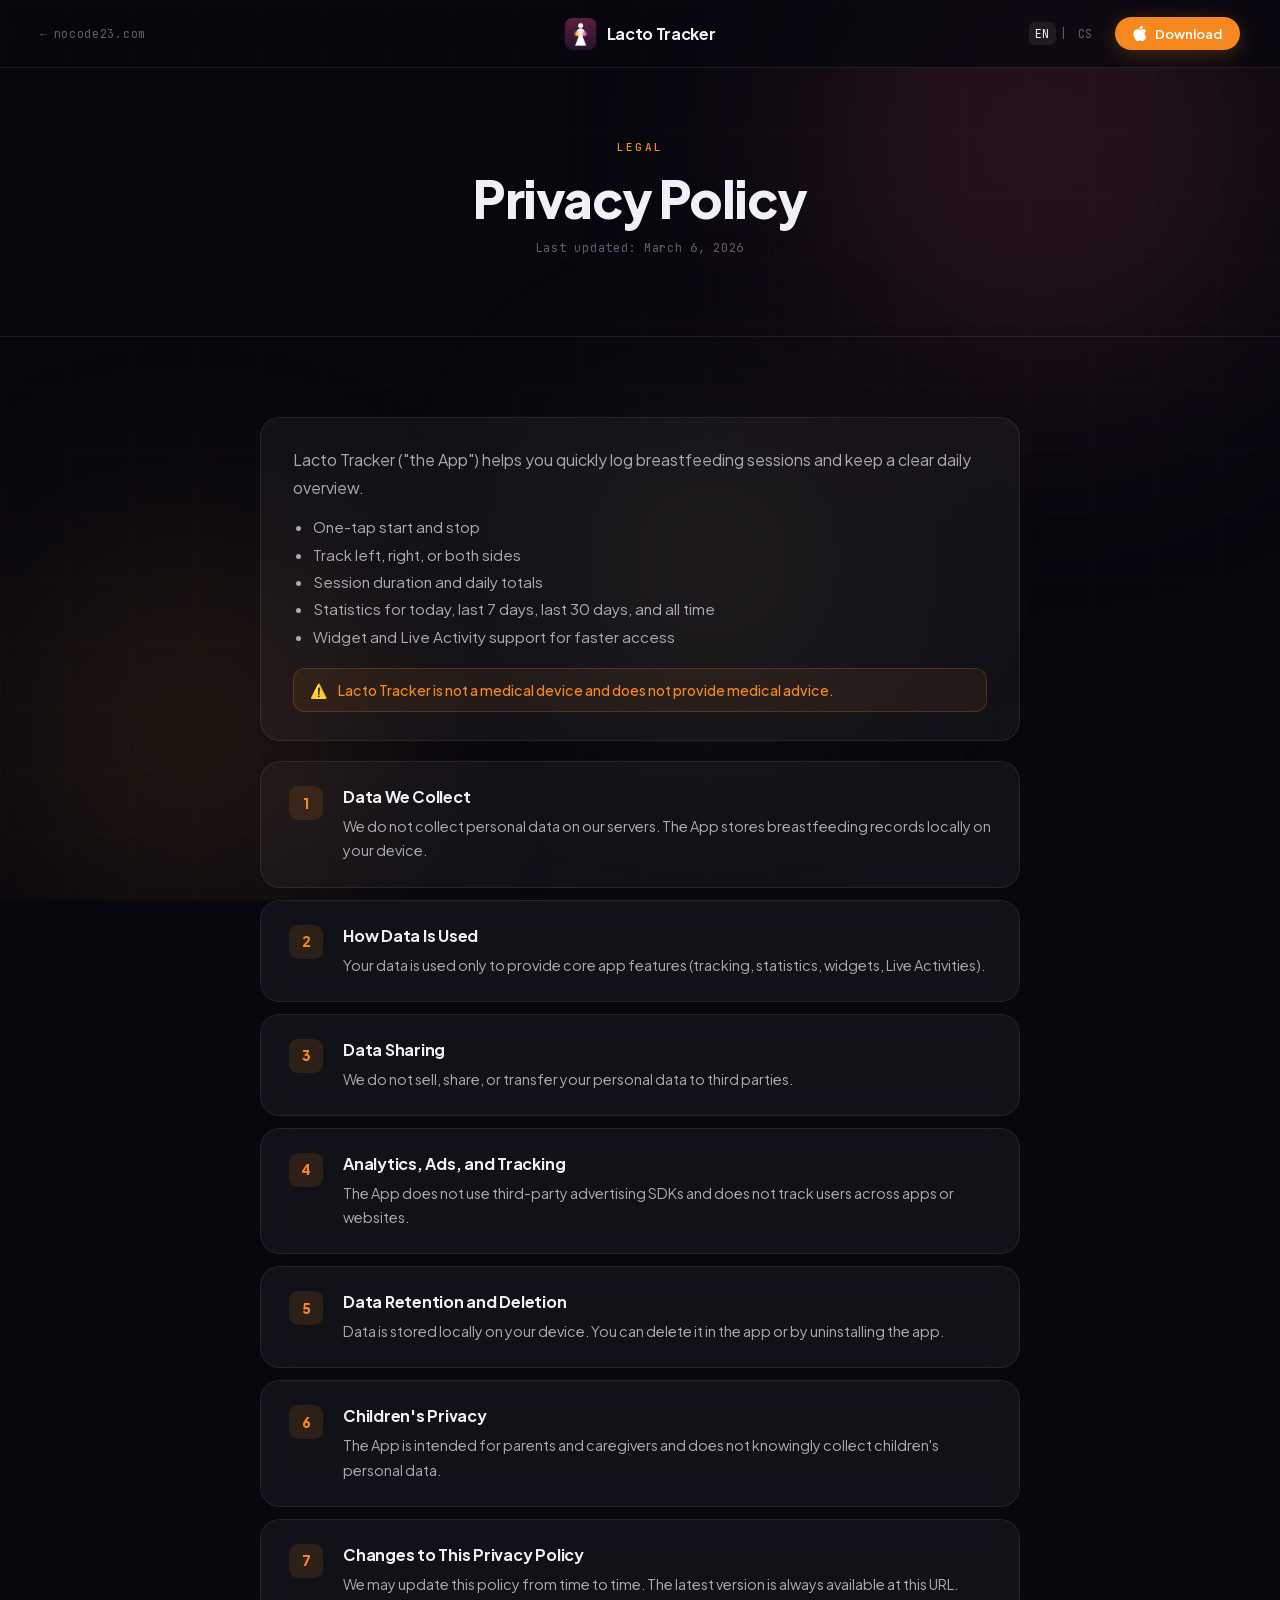
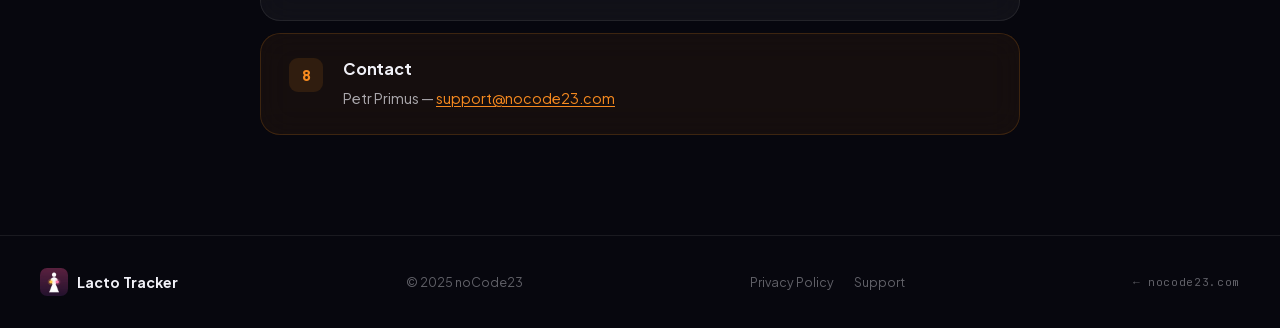
<file: privacy-policy.html>
<!DOCTYPE html>
<html lang="en">
<head>
  <meta charset="UTF-8" />
  <meta name="viewport" content="width=device-width, initial-scale=1.0" />
  <title>Privacy Policy — Lacto Tracker</title>
  <meta name="description" content="Privacy Policy for Lacto Tracker — breastfeeding tracker app for iPhone. Your data stays on your device. No tracking, no ads, no cloud." />
  <meta name="author" content="noCode23" />
  <meta name="robots" content="index, follow" />
  <link rel="canonical" href="https://nocode23.com/lacto-tracker/privacy-policy.html" />
  <link rel="alternate" hreflang="en" href="https://nocode23.com/lacto-tracker/privacy-policy.html" />
  <link rel="alternate" hreflang="cs" href="https://nocode23.com/lacto-tracker/privacy-policy-cs.html" />
  <link rel="icon" href="favicon.ico" sizes="any" />
  <link rel="icon" type="image/png" sizes="32x32" href="assets/images/favicon-32x32.png" />
  <link rel="icon" type="image/png" sizes="16x16" href="assets/images/favicon-16x16.png" />
  <link rel="apple-touch-icon" sizes="180x180" href="assets/images/apple-touch-icon.png" />

  <meta property="og:type"        content="website" />
  <meta property="og:url"         content="https://nocode23.com/lacto-tracker/privacy-policy.html" />
  <meta property="og:title"       content="Privacy Policy — Lacto Tracker" />
  <meta property="og:description" content="Your data stays on your device. No tracking, no ads, no cloud." />
  <meta property="og:image"       content="https://nocode23.com/lacto-tracker/assets/images/og-image.jpg" />
  <meta property="og:locale"      content="en_US" />
  <meta property="og:site_name"   content="Lacto Tracker" />

  <meta name="apple-itunes-app" content="app-id=6760203009" />

  <link rel="preload" href="assets/fonts/plus-jakarta-sans-latin.woff2" as="font" type="font/woff2" crossorigin />
  <link rel="preload" href="assets/fonts/plus-jakarta-sans-latin-ext.woff2" as="font" type="font/woff2" crossorigin />
  <link rel="stylesheet" href="assets/css/main.css" />
</head>
<body>

  <div class="blob-container" aria-hidden="true">
    <div class="blob blob-1"></div>
    <div class="blob blob-2"></div>
    <div class="blob blob-3"></div>
  </div>

  <!-- NAV -->
  <nav id="nav" aria-label="Main navigation">
    <a href="../index.html" class="nav-back">← <span>nocode23.com</span></a>

    <a href="index.html" class="nav-brand">
      <picture>
        <source srcset="assets/images/app_logo.webp" type="image/webp" />
        <img src="assets/images/app_logo.png" alt="Lacto Tracker" class="nav-logo" />
      </picture>
      <span class="nav-name">Lacto Tracker</span>
    </a>

    <div class="nav-right">
      <div class="lang-switch">
        <a href="privacy-policy.html" class="lang-link active">EN</a>
        <span class="lang-sep">|</span>
        <a href="privacy-policy-cs.html" class="lang-link">CS</a>
      </div>
      <a href="https://apps.apple.com/app/lacto-tracker/id6760203009"
         class="btn-nav-download" target="_blank" rel="noopener"
         aria-label="Download Lacto Tracker on the App Store">
        <svg viewBox="0 0 20 20" fill="currentColor" aria-hidden="true" width="15" height="15">
          <path d="M15.25 10.68c-.03-2.77 2.27-4.1 2.37-4.17-1.29-1.89-3.3-2.15-4.02-2.17-1.71-.17-3.34 1.01-4.21 1.01-.86 0-2.19-.98-3.59-.95-1.85.03-3.57 1.08-4.52 2.73C-.3 9.77 1.08 14.7 2.8 17.46c.87 1.26 1.92 2.67 3.3 2.62 1.32-.05 1.82-.84 3.42-.84 1.6 0 2.05.84 3.45.81h.07c1.4-.02 2.42-1.33 3.31-2.62.63-.91 1.12-1.92 1.43-2.97-.03-.01-1.57-.6-1.59-2.78zM12.22 2.58C13.02 1.59 13.55.24 13.39-.96c-1.19.05-2.66.8-3.52 1.77-.77.88-1.37 2.27-1.2 3.6 1.32.1 2.66-.64 3.55-1.83z"/>
        </svg>
        Download
      </a>
    </div>
  </nav>

  <!-- HERO -->
  <header id="privacy-hero">
    <div class="privacy-hero-inner">
      <p class="section-label">Legal</p>
      <h1>Privacy Policy</h1>
      <p class="privacy-updated">Last updated: March 6, 2026</p>
    </div>
  </header>

  <!-- CONTENT -->
  <main id="privacy-content">
    <div class="privacy-inner">

      <div class="privacy-lead">
        <p>Lacto Tracker ("the App") helps you quickly log breastfeeding sessions and keep a clear daily overview.</p>
        <ul>
          <li>One-tap start and stop</li>
          <li>Track left, right, or both sides</li>
          <li>Session duration and daily totals</li>
          <li>Statistics for today, last 7 days, last 30 days, and all time</li>
          <li>Widget and Live Activity support for faster access</li>
        </ul>
        <div class="privacy-warning">
          <span aria-hidden="true">⚠️</span>
          Lacto Tracker is not a medical device and does not provide medical advice.
        </div>
      </div>

      <div class="privacy-sections">

        <article class="privacy-section">
          <div class="privacy-num">1</div>
          <div class="privacy-section-body">
            <h2>Data We Collect</h2>
            <p>We do not collect personal data on our servers. The App stores breastfeeding records locally on your device.</p>
          </div>
        </article>

        <article class="privacy-section">
          <div class="privacy-num">2</div>
          <div class="privacy-section-body">
            <h2>How Data Is Used</h2>
            <p>Your data is used only to provide core app features (tracking, statistics, widgets, Live Activities).</p>
          </div>
        </article>

        <article class="privacy-section">
          <div class="privacy-num">3</div>
          <div class="privacy-section-body">
            <h2>Data Sharing</h2>
            <p>We do not sell, share, or transfer your personal data to third parties.</p>
          </div>
        </article>

        <article class="privacy-section">
          <div class="privacy-num">4</div>
          <div class="privacy-section-body">
            <h2>Analytics, Ads, and Tracking</h2>
            <p>The App does not use third-party advertising SDKs and does not track users across apps or websites.</p>
          </div>
        </article>

        <article class="privacy-section">
          <div class="privacy-num">5</div>
          <div class="privacy-section-body">
            <h2>Data Retention and Deletion</h2>
            <p>Data is stored locally on your device. You can delete it in the app or by uninstalling the app.</p>
          </div>
        </article>

        <article class="privacy-section">
          <div class="privacy-num">6</div>
          <div class="privacy-section-body">
            <h2>Children's Privacy</h2>
            <p>The App is intended for parents and caregivers and does not knowingly collect children's personal data.</p>
          </div>
        </article>

        <article class="privacy-section">
          <div class="privacy-num">7</div>
          <div class="privacy-section-body">
            <h2>Changes to This Privacy Policy</h2>
            <p>We may update this policy from time to time. The latest version is always available at this URL.</p>
          </div>
        </article>

        <article class="privacy-section privacy-section--contact">
          <div class="privacy-num">8</div>
          <div class="privacy-section-body">
            <h2>Contact</h2>
            <p>Petr Primus — <a href="mailto:support@nocode23.com">support@nocode23.com</a></p>
          </div>
        </article>

      </div>
    </div>
  </main>

  <!-- FOOTER -->
  <footer id="footer">
    <div class="footer-inner">
      <a href="index.html" class="footer-brand">
        <picture>
          <source srcset="assets/images/app_logo.webp" type="image/webp" />
          <img src="assets/images/app_logo.png" alt="" class="footer-logo" loading="lazy" />
        </picture>
        <span class="footer-name">Lacto Tracker</span>
      </a>
      <p class="footer-copy">© 2025 noCode23</p>
      <nav class="footer-links" aria-label="Footer links">
        <a href="privacy-policy.html" class="footer-link">Privacy Policy</a>
        <a href="mailto:support@nocode23.com" class="footer-link">Support</a>
      </nav>
      <a href="../index.html" class="footer-back">← nocode23.com</a>
    </div>
  </footer>

  <script src="assets/js/main.js"></script>
</body>
</html>
</file>
<file: assets/css/main.css>
/* ─── Plus Jakarta Sans (variable 200–800) ──────────────────── */
@font-face {
  font-family: 'Plus Jakarta Sans';
  font-style: normal;
  font-weight: 200 800;
  font-display: swap;
  src: url('../fonts/plus-jakarta-sans-latin-ext.woff2') format('woff2');
  unicode-range: U+0100-02BA, U+02BD-02C5, U+02C7-02CC, U+02CE-02D7, U+02DD-02FF, U+0304, U+0308, U+0329, U+1D00-1DBF, U+1E00-1E9F, U+1EF2-1EFF, U+2020, U+20A0-20AB, U+20AD-20C0, U+2113, U+2C60-2C7F, U+A720-A7FF;
}
@font-face {
  font-family: 'Plus Jakarta Sans';
  font-style: normal;
  font-weight: 200 800;
  font-display: swap;
  src: url('../fonts/plus-jakarta-sans-latin.woff2') format('woff2');
  unicode-range: U+0000-00FF, U+0131, U+0152-0153, U+02BB-02BC, U+02C6, U+02DA, U+02DC, U+0304, U+0308, U+0329, U+2000-206F, U+20AC, U+2122, U+2191, U+2193, U+2212, U+2215, U+FEFF, U+FFFD;
}

/* ─── JetBrains Mono (variable 400–500) ─────────────────────── */
@font-face {
  font-family: 'JetBrains Mono';
  font-style: normal;
  font-weight: 400 500;
  font-display: swap;
  src: url('../fonts/jetbrains-mono-latin-ext.woff2') format('woff2');
  unicode-range: U+0100-02BA, U+02BD-02C5, U+02C7-02CC, U+02CE-02D7, U+02DD-02FF, U+0304, U+0308, U+0329, U+1D00-1DBF, U+1E00-1E9F, U+1EF2-1EFF, U+2020, U+20A0-20AB, U+20AD-20C0, U+2113, U+2C60-2C7F, U+A720-A7FF;
}
@font-face {
  font-family: 'JetBrains Mono';
  font-style: normal;
  font-weight: 400 500;
  font-display: swap;
  src: url('../fonts/jetbrains-mono-latin.woff2') format('woff2');
  unicode-range: U+0000-00FF, U+0131, U+0152-0153, U+02BB-02BC, U+02C6, U+02DA, U+02DC, U+0304, U+0308, U+0329, U+2000-206F, U+20AC, U+2122, U+2191, U+2193, U+2212, U+2215, U+FEFF, U+FFFD;
}

/* ─── Design Tokens ─────────────────────────────────────────── */
:root {
  --bg:            #07070e;
  --bg-2:          #0d0d1b;
  --surface:       rgba(255,255,255,0.045);
  --surface-hover: rgba(255,255,255,0.075);
  --border:        rgba(255,255,255,0.08);
  --border-bright: rgba(255,255,255,0.16);

  --orange:        #F5891F;
  --orange-dim:    rgba(245,137,31,0.18);
  --orange-glow:   rgba(245,137,31,0.25);
  --amber:         #FEB96A;
  --pink:          #E8527A;

  --text:          #f0f0f7;
  --text-muted:    rgba(240,240,247,0.68);
  --text-dim:      rgba(240,240,247,0.38);

  --radius-sm: 12px;
  --radius:    20px;
  --radius-lg: 28px;

  --font-display: 'Plus Jakarta Sans', sans-serif;
  --font-body:    'Plus Jakarta Sans', sans-serif;
  --font-mono:    'JetBrains Mono', monospace;
}

/* ─── Reset & Base ──────────────────────────────────────────── */
*, *::before, *::after { box-sizing: border-box; margin: 0; padding: 0; }
html { scroll-behavior: smooth; }
img  { display: block; max-width: 100%; }
a    { text-decoration: none; color: inherit; }

body {
  font-family: var(--font-body);
  font-weight: 400;
  background: var(--bg);
  color: var(--text);
  overflow-x: hidden;
  -webkit-font-smoothing: antialiased;
}

h1, h2, h3, h4, h5 { font-family: var(--font-display); }

/* ─── Grid Overlay ──────────────────────────────────────────── */
body::before {
  content: '';
  position: fixed;
  inset: 0;
  background-image:
    linear-gradient(rgba(245,137,31,0.025) 1px, transparent 1px),
    linear-gradient(90deg, rgba(245,137,31,0.025) 1px, transparent 1px);
  background-size: 64px 64px;
  pointer-events: none;
  z-index: 0;
}

/* ─── Ambient Blobs ─────────────────────────────────────────── */
.blob-container {
  position: fixed;
  inset: 0;
  pointer-events: none;
  z-index: 0;
  overflow: hidden;
}
.blob {
  position: absolute;
  border-radius: 50%;
  filter: blur(110px);
}
.blob-1 { width:680px;height:680px;background:radial-gradient(circle,rgba(232,82,122,.22),transparent 70%);top:-200px;right:-100px;animation:f1 22s ease-in-out infinite; }
.blob-2 { width:500px;height:500px;background:radial-gradient(circle,rgba(245,137,31,.20),transparent 70%);bottom:-80px;left:-60px;animation:f2 28s ease-in-out infinite; }
.blob-3 { width:400px;height:400px;background:radial-gradient(circle,rgba(254,185,106,.14),transparent 70%);top:40%;left:40%;animation:f3 32s ease-in-out infinite; }

@keyframes f1 { 0%,100%{transform:translate(0,0) scale(1)} 40%{transform:translate(-30px,30px) scale(1.04)} }
@keyframes f2 { 0%,100%{transform:translate(0,0) scale(1)} 50%{transform:translate(24px,-28px) scale(1.06)} }
@keyframes f3 { 0%,100%{transform:translate(0,0) scale(1)} 60%{transform:translate(-16px,20px) scale(.96)} }

/* ─── Navigation ────────────────────────────────────────────── */
#nav {
  position: fixed;
  top: 0; left: 0; right: 0;
  z-index: 1000;
  padding: 0 40px;
  height: 68px;
  display: flex;
  align-items: center;
  justify-content: space-between;
  background: rgba(7,7,14,.72);
  backdrop-filter: blur(20px);
  -webkit-backdrop-filter: blur(20px);
  border-bottom: 1px solid var(--border);
  position: fixed;
}

.nav-back {
  font-family: var(--font-mono);
  font-size: .72rem;
  color: var(--text-dim);
  letter-spacing: .06em;
  display: flex;
  align-items: center;
  gap: 6px;
  transition: color .2s;
}
.nav-back:hover { color: var(--text-muted); }

.nav-brand {
  display: flex;
  align-items: center;
  gap: 10px;
  position: absolute;
  left: 50%;
  transform: translateX(-50%);
}

.nav-logo {
  width: 32px; height: 32px;
  border-radius: 8px;
  object-fit: cover;
}

.nav-name {
  font-family: var(--font-display);
  font-weight: 700;
  font-size: 1rem;
  color: var(--text);
  letter-spacing: -.02em;
}

.nav-right { display: flex; align-items: center; gap: 16px; }

.lang-switch {
  display: flex;
  align-items: center;
  gap: 4px;
  font-family: var(--font-mono);
  font-size: .72rem;
  letter-spacing: .06em;
}
.lang-link { color: var(--text-dim); padding: 4px 6px; border-radius: 6px; transition: color .2s, background .2s; }
.lang-link:hover { color: var(--text-muted); }
.lang-link.active { color: var(--text); background: rgba(255,255,255,.08); }
.lang-sep { color: var(--text-dim); user-select: none; }

.btn-nav-download {
  display: inline-flex;
  align-items: center;
  gap: 7px;
  background: var(--orange);
  color: #fff;
  font-family: var(--font-body);
  font-weight: 600;
  font-size: .82rem;
  padding: 8px 18px;
  border-radius: 50px;
  transition: background .2s, transform .15s, box-shadow .2s;
  white-space: nowrap;
  box-shadow: 0 4px 20px var(--orange-glow);
}
.btn-nav-download:hover {
  background: #e07b14;
  transform: translateY(-1px);
  box-shadow: 0 6px 24px rgba(245,137,31,.40);
}

/* ─── Hero ──────────────────────────────────────────────────── */
#hero {
  min-height: 100vh;
  position: relative;
  overflow: hidden;
  display: flex;
  align-items: center;
  padding: 100px 40px 80px;
  z-index: 1;
}

@keyframes heroFadeUp   { from{opacity:0;transform:translateY(28px)} to{opacity:1;transform:translateY(0)} }
@keyframes heroSlideIn  { from{opacity:0;transform:translateX(36px) scale(.96)} to{opacity:1;transform:translateX(0) scale(1)} }

.hero-badge    { animation: heroFadeUp .6s ease both .1s; }
.hero-headline { animation: heroFadeUp .6s ease both .25s; }
.hero-subtitle { animation: heroFadeUp .6s ease both .40s; }
.hero-ctas     { animation: heroFadeUp .6s ease both .55s; }
.hero-phone-wrap { animation: heroSlideIn .8s cubic-bezier(.22,1,.36,1) both .3s; }

@media (prefers-reduced-motion:reduce) {
  .hero-badge,.hero-headline,.hero-subtitle,.hero-ctas,.hero-phone-wrap { animation: none; }
  .iphone-frame { animation: none; }
}

.hero-inner {
  max-width: 1200px;
  margin: 0 auto;
  width: 100%;
  display: flex;
  align-items: center;
  justify-content: space-between;
  gap: 60px;
  position: relative;
  z-index: 1;
}

.hero-text { flex: 1; max-width: 520px; }

.hero-badge {
  display: inline-flex;
  align-items: center;
  gap: 8px;
  border: 1px solid rgba(245,137,31,.28);
  border-radius: 50px;
  padding: 7px 16px;
  font-family: var(--font-mono);
  font-size: .72rem;
  letter-spacing: .08em;
  color: var(--orange);
  background: rgba(245,137,31,.08);
  margin-bottom: 28px;
}
.hero-badge svg { width: 14px; height: 14px; flex-shrink: 0; }

.hero-headline {
  font-size: clamp(2.6rem, 5.5vw, 4.2rem);
  font-weight: 800;
  line-height: 1.06;
  color: var(--text);
  letter-spacing: -.03em;
  margin-bottom: 22px;
}
.hero-headline .accent {
  background: linear-gradient(130deg, var(--orange), var(--amber));
  -webkit-background-clip: text;
  -webkit-text-fill-color: transparent;
  background-clip: text;
}

.hero-subtitle {
  font-size: 1.05rem;
  line-height: 1.7;
  color: var(--text-muted);
  margin-bottom: 40px;
  max-width: 440px;
  font-weight: 400;
}

.hero-ctas { display: flex; align-items: center; gap: 20px; flex-wrap: wrap; }

.appstore-badge { display: inline-block; transition: opacity .2s, transform .15s; }
.appstore-badge:hover { opacity: .82; transform: translateY(-2px); }
.appstore-badge img { display: block; height: 52px; width: auto; }

.btn-hero-ghost {
  font-size: .9rem;
  font-weight: 500;
  color: var(--text-muted);
  display: inline-flex;
  align-items: center;
  gap: 6px;
  transition: color .2s;
}
.btn-hero-ghost:hover { color: var(--text); }

/* ─── iPhone Mockup ─────────────────────────────────────────── */
.hero-phone-wrap { flex-shrink: 0; display: flex; justify-content: center; }

.iphone-frame {
  width: 270px; height: 585px;
  background: #1C1C1E;
  border-radius: 46px;
  padding: 10px;
  box-shadow:
    0 0 0 1px rgba(255,255,255,.10),
    0 0 0 2px rgba(0,0,0,.5),
    0 8px 48px rgba(0,0,0,.60),
    0 0 70px rgba(245,137,31,.18),
    inset 0 0 0 1px rgba(255,255,255,.06);
  animation: floatPhone 6s ease-in-out infinite;
}

@keyframes floatPhone {
  0%,100% { transform: translateY(0); }
  50%     { transform: translateY(-16px); }
}

.iphone-screen {
  width: 100%; height: 100%;
  border-radius: 38px;
  overflow: hidden;
  background: #000;
}

.iphone-screen img {
  width: 100%; height: 100%;
  object-fit: cover;
  object-position: top center;
}

/* ─── Value Strip ───────────────────────────────────────────── */
#value-strip {
  position: relative;
  z-index: 1;
  padding: 0 40px;
  border-top: 1px solid var(--border);
  border-bottom: 1px solid var(--border);
  background: rgba(245,137,31,.06);
}

.value-strip-inner {
  max-width: 1200px;
  margin: 0 auto;
  display: flex;
  align-items: center;
  justify-content: center;
  flex-wrap: wrap;
  padding: 18px 0;
}

.value-item {
  display: flex;
  align-items: center;
  gap: 8px;
  font-family: var(--font-mono);
  font-size: .76rem;
  font-weight: 500;
  color: var(--orange);
  padding: 4px 28px;
  letter-spacing: .04em;
  position: relative;
}
.value-item + .value-item::before {
  content: '';
  position: absolute;
  left: 0; top: 50%;
  transform: translateY(-50%);
  height: 14px; width: 1px;
  background: rgba(245,137,31,.25);
}

.value-check {
  width: 18px; height: 18px;
  background: rgba(245,137,31,.15);
  border-radius: 50%;
  display: flex;
  align-items: center;
  justify-content: center;
  flex-shrink: 0;
}
.value-check svg { width: 10px; height: 10px; }

/* ─── Section helpers ───────────────────────────────────────── */
.section-label {
  font-family: var(--font-mono);
  font-size: .7rem;
  font-weight: 500;
  letter-spacing: .18em;
  text-transform: uppercase;
  color: var(--orange);
  margin-bottom: 14px;
}

.section-title {
  font-size: clamp(1.8rem, 3.8vw, 2.8rem);
  font-weight: 800;
  letter-spacing: -.03em;
  line-height: 1.1;
  color: var(--text);
}
.section-title .line { display: block; }

/* ─── Fade-in ───────────────────────────────────────────────── */
.motion-ready .fade-in {
  opacity: 0;
  transform: translateY(26px);
  transition: opacity .65s ease, transform .65s ease;
}
.motion-ready .fade-in.visible { opacity: 1; transform: translateY(0); }

/* ─── Sticky Showcase ───────────────────────────────────────── */
#showcase {
  position: relative;
  z-index: 1;
  padding: 100px 40px 0;
}

.showcase-header {
  max-width: 1200px;
  margin: 0 auto 80px;
  text-align: center;
}

.showcase-layout {
  max-width: 1200px;
  margin: 0 auto;
  display: flex;
  align-items: flex-start;
  gap: 80px;
}

.showcase-phone-col {
  flex: 0 0 auto;
  width: 270px;
  position: sticky;
  top: calc(50vh - 292px);
}

.showcase-iphone {
  width: 270px; height: 585px;
  background: #1C1C1E;
  border-radius: 46px;
  padding: 10px;
  box-shadow:
    0 0 0 1px rgba(255,255,255,.10),
    0 0 0 2px rgba(0,0,0,.35),
    0 16px 56px rgba(0,0,0,.50),
    0 0 50px rgba(245,137,31,.12);
}

.showcase-screen {
  width: 100%; height: 100%;
  border-radius: 38px;
  overflow: hidden;
  background: #000;
  position: relative;
}

.showcase-screen img {
  position: absolute;
  inset: 0;
  width: 100%; height: 100%;
  object-fit: cover;
  object-position: top center;
  transition: opacity .5s ease;
}
.showcase-screen img.active { opacity: 1; }
.showcase-screen img:not(.active) { opacity: 0; }

.showcase-dots {
  display: flex;
  justify-content: center;
  gap: 0;
  margin-top: 16px;
}
.dot {
  width: 44px; height: 44px;
  border-radius: 50%;
  background: transparent;
  cursor: pointer;
  border: none;
  padding: 0;
  position: relative;
}
.dot::after {
  content: '';
  position: absolute;
  width: 8px; height: 8px;
  border-radius: 50%;
  background: rgba(255,255,255,.18);
  top: 50%; left: 50%;
  transform: translate(-50%,-50%);
  transition: background .25s, transform .25s;
}
.dot.active::after {
  background: var(--orange);
  transform: translate(-50%,-50%) scale(1.3);
}

.showcase-steps-col { flex: 1; padding-bottom: 100px; }

.showcase-step {
  min-height: 85vh;
  display: flex;
  align-items: center;
  opacity: .2;
  transition: opacity .4s ease;
}
.showcase-step.active { opacity: 1; }

.step-content { max-width: 460px; }

.step-eyebrow {
  font-family: var(--font-mono);
  font-size: .7rem;
  font-weight: 500;
  letter-spacing: .16em;
  text-transform: uppercase;
  color: var(--orange);
  margin-bottom: 14px;
}

.step-title {
  font-size: 1.85rem;
  font-weight: 700;
  letter-spacing: -.025em;
  line-height: 1.15;
  color: var(--text);
  margin-bottom: 16px;
}

.step-desc {
  font-size: 1rem;
  line-height: 1.72;
  color: var(--text-muted);
  margin-bottom: 24px;
  font-weight: 400;
}

.step-tags { display: flex; flex-wrap: wrap; gap: 8px; }

.tag {
  display: inline-block;
  font-family: var(--font-mono);
  font-size: .7rem;
  font-weight: 500;
  color: var(--orange);
  background: rgba(245,137,31,.1);
  border: 1px solid rgba(245,137,31,.2);
  padding: 5px 12px;
  border-radius: 50px;
  letter-spacing: .04em;
}

/* ─── Features Grid ─────────────────────────────────────────── */
#features {
  position: relative;
  z-index: 1;
  padding: 120px 40px;
  border-top: 1px solid var(--border);
}

.features-header {
  max-width: 1200px;
  margin: 0 auto 64px;
  text-align: center;
}

.features-grid {
  max-width: 1200px;
  margin: 0 auto;
  display: grid;
  grid-template-columns: repeat(3, 1fr);
  gap: 16px;
}

.feature-card {
  background: var(--surface);
  border: 1px solid var(--border);
  border-radius: var(--radius);
  padding: 28px 24px;
  backdrop-filter: blur(16px);
  -webkit-backdrop-filter: blur(16px);
  transition: border-color .3s, transform .3s, box-shadow .3s;
  opacity: 0;
  transform: translateY(24px);
}

.feature-card.visible {
  opacity: 1;
  transform: translateY(0);
  transition: opacity .55s ease, transform .55s ease, border-color .3s, box-shadow .3s;
}

.feature-card:hover {
  transform: translateY(-4px);
  border-color: rgba(245,137,31,.22);
  box-shadow: 0 8px 32px rgba(245,137,31,.08);
}

.feature-icon {
  width: 48px; height: 48px;
  background: rgba(245,137,31,.10);
  border-radius: 13px;
  display: flex;
  align-items: center;
  justify-content: center;
  margin-bottom: 18px;
  color: var(--orange);
}

.feature-title {
  font-size: 1.05rem;
  font-weight: 700;
  color: var(--text);
  margin-bottom: 8px;
  letter-spacing: -.015em;
}

.feature-desc {
  font-size: .88rem;
  line-height: 1.65;
  color: var(--text-muted);
  font-weight: 400;
}

.feature-card--featured {
  background: rgba(245,137,31,.10);
  border-color: rgba(245,137,31,.22);
  box-shadow: 0 0 0 1px rgba(245,137,31,.08) inset;
}
.feature-card--featured .feature-title { color: var(--text); }
.feature-card--featured .feature-icon  { background: rgba(245,137,31,.15); }
.feature-card--featured:hover {
  border-color: rgba(245,137,31,.4);
  box-shadow: 0 8px 40px rgba(245,137,31,.15);
}

/* ─── Final CTA ─────────────────────────────────────────────── */
#cta {
  position: relative;
  z-index: 1;
  padding: 120px 40px;
  text-align: center;
  border-top: 1px solid var(--border);
}

.cta-inner {
  position: relative;
  z-index: 1;
  max-width: 600px;
  margin: 0 auto;
}

.cta-phones {
  display: flex;
  justify-content: center;
  align-items: flex-end;
  gap: 12px;
  margin-bottom: 48px;
}

.cta-phone-thumb {
  width: 88px; height: 190px;
  object-fit: cover; object-position: top;
  border-radius: 14px;
  box-shadow: 0 8px 24px rgba(0,0,0,.5);
  opacity: .75;
  transform: rotate(-5deg);
}
.cta-phone-thumb--center {
  width: 100px; height: 217px;
  opacity: 1;
  transform: rotate(0deg) translateY(-14px);
  box-shadow: 0 0 0 1px rgba(245,137,31,.2), 0 16px 48px rgba(0,0,0,.55), 0 0 40px rgba(245,137,31,.2);
}
.cta-phone-thumb--right { transform: rotate(5deg); }

.cta-logo {
  width: 80px; height: 80px;
  border-radius: 20px;
  margin: 0 auto 28px;
  object-fit: cover;
  box-shadow: 0 8px 32px rgba(0,0,0,.4), 0 0 30px rgba(245,137,31,.25);
}

.cta-title {
  font-size: clamp(1.75rem, 4vw, 2.6rem);
  font-weight: 800;
  color: var(--text);
  letter-spacing: -.03em;
  margin-bottom: 16px;
}

.cta-subtitle {
  font-size: 1rem;
  color: var(--text-muted);
  line-height: 1.65;
  margin-bottom: 40px;
  font-weight: 400;
}

/* ─── Footer ────────────────────────────────────────────────── */
#footer {
  position: relative;
  z-index: 1;
  padding: 32px 40px;
  border-top: 1px solid var(--border);
}

.footer-inner {
  max-width: 1200px;
  margin: 0 auto;
  display: flex;
  align-items: center;
  justify-content: space-between;
  gap: 20px;
  flex-wrap: wrap;
}

.footer-brand { display: flex; align-items: center; gap: 9px; }
.footer-logo { width: 28px; height: 28px; border-radius: 7px; object-fit: cover; }
.footer-name { font-family: var(--font-display); font-size: .88rem; font-weight: 700; color: var(--text); }

.footer-copy { font-size: .78rem; color: var(--text-dim); }

.footer-links { display: flex; gap: 20px; }
.footer-link  { font-size: .78rem; color: var(--text-dim); transition: color .2s; }
.footer-link:hover { color: var(--text-muted); }

.footer-back {
  font-family: var(--font-mono);
  font-size: .7rem;
  color: var(--text-dim);
  letter-spacing: .06em;
  transition: color .2s;
}
.footer-back:hover { color: var(--text-muted); }

/* ─── Responsive ────────────────────────────────────────────── */
@media (max-width: 768px) {
  #nav { padding: 0 20px; }
  .nav-name { display: none; }
  .nav-brand { position: static; transform: none; }
  .nav-back span { display: none; }
  .btn-nav-download { font-size: .75rem; padding: 7px 14px; }

  #hero { padding: 90px 24px 60px; }
  .hero-inner { flex-direction: column-reverse; align-items: center; gap: 40px; text-align: center; }
  .hero-text { max-width: 100%; }
  .hero-badge, .hero-subtitle { margin-left: auto; margin-right: auto; }
  .hero-ctas { justify-content: center; }

  #value-strip { padding: 0 24px; }
  .value-item { padding: 4px 14px; font-size: .72rem; }

  #showcase { padding: 80px 24px 0; }
  .showcase-header { margin-bottom: 48px; }
  .showcase-layout { flex-direction: column; align-items: center; gap: 40px; }
  .showcase-phone-col { position: relative; top: unset; width: 220px; }
  .showcase-iphone { width: 220px; height: 477px; }
  .showcase-steps-col { padding-bottom: 60px; width: 100%; }
  .showcase-step { min-height: 0; padding: 48px 0; opacity: 1; }

  #features { padding: 80px 24px; }
  .features-grid { grid-template-columns: 1fr; gap: 12px; }

  #cta { padding: 80px 24px; }
  .cta-phones { gap: 8px; }
  .cta-phone-thumb { width: 72px; height: 156px; }
  .cta-phone-thumb--center { width: 84px; height: 182px; }

  #footer { padding: 28px 24px; }
  .footer-inner { flex-direction: column; text-align: center; gap: 12px; }
  .footer-brand { justify-content: center; }
  .footer-links { justify-content: center; }
}

@media (max-width: 480px) {
  .value-item + .value-item::before { display: none; }
  .value-strip-inner { flex-direction: column; gap: 4px; }
}

@media (min-width: 769px) and (max-width: 1100px) {
  .features-grid { grid-template-columns: repeat(2, 1fr); }
  .showcase-layout { gap: 48px; }
  .hero-text { max-width: 420px; }
}

@media (min-width: 1440px) {
  .iphone-frame, .showcase-iphone { width: 310px; height: 672px; }
  .iphone-screen, .showcase-screen { border-radius: 44px; }
  .hero-inner { gap: 100px; }
  .hero-text { max-width: 600px; }
  .showcase-phone-col { width: 310px; top: calc(50vh - 336px); }
  .showcase-layout { gap: 120px; }
  .step-content { max-width: 560px; }
  .step-title { font-size: 2.2rem; }
}

/* ─── Privacy Pages ─────────────────────────────────────────── */
#privacy-hero {
  position: relative;
  z-index: 1;
  padding: 140px 40px 80px;
  text-align: center;
  border-bottom: 1px solid var(--border);
}

.privacy-hero-inner {
  position: relative;
  z-index: 1;
  max-width: 680px;
  margin: 0 auto;
}

.privacy-hero-inner .section-label { margin-bottom: 16px; justify-content: center; }

.privacy-hero-inner h1 {
  font-size: clamp(2rem, 5vw, 3.2rem);
  font-weight: 800;
  color: var(--text);
  letter-spacing: -.03em;
  line-height: 1.1;
  margin-bottom: 14px;
}

.privacy-updated {
  font-family: var(--font-mono);
  font-size: .75rem;
  color: var(--text-dim);
  letter-spacing: .06em;
}

#privacy-content {
  position: relative;
  z-index: 1;
  padding: 80px 40px 100px;
}

.privacy-inner {
  max-width: 760px;
  margin: 0 auto;
}

.privacy-lead {
  background: var(--surface);
  border: 1px solid var(--border);
  border-radius: var(--radius);
  padding: 28px 32px;
  margin-bottom: 20px;
  backdrop-filter: blur(16px);
  -webkit-backdrop-filter: blur(16px);
}

.privacy-lead p {
  font-size: 1rem;
  line-height: 1.72;
  color: var(--text-muted);
  margin: 0 0 12px;
  font-weight: 400;
}
.privacy-lead p:last-child { margin-bottom: 0; }

.privacy-lead ul {
  margin: 12px 0 0;
  padding-left: 20px;
  color: var(--text-muted);
  font-size: .95rem;
  line-height: 1.8;
  font-weight: 400;
}

.privacy-warning {
  display: flex;
  align-items: flex-start;
  gap: 10px;
  margin-top: 18px;
  padding: 12px 16px;
  background: rgba(245,137,31,.07);
  border: 1px solid rgba(245,137,31,.22);
  border-radius: var(--radius-sm);
  font-size: .88rem;
  font-weight: 500;
  color: var(--orange);
}

.privacy-sections {
  display: flex;
  flex-direction: column;
  gap: 12px;
}

.privacy-section {
  background: var(--surface);
  border: 1px solid var(--border);
  border-radius: var(--radius);
  padding: 24px 28px;
  backdrop-filter: blur(16px);
  -webkit-backdrop-filter: blur(16px);
  display: flex;
  gap: 20px;
  align-items: flex-start;
  transition: border-color .3s;
}
.privacy-section:hover { border-color: var(--border-bright); }

.privacy-section--contact {
  background: rgba(245,137,31,.06);
  border-color: rgba(245,137,31,.18);
}
.privacy-section--contact:hover { border-color: rgba(245,137,31,.3); }

.privacy-num {
  flex-shrink: 0;
  width: 34px; height: 34px;
  border-radius: 9px;
  background: rgba(245,137,31,.12);
  color: var(--orange);
  font-family: var(--font-display);
  font-weight: 800;
  font-size: .85rem;
  display: flex;
  align-items: center;
  justify-content: center;
}

.privacy-section-body h2 {
  font-size: 1rem;
  font-weight: 700;
  color: var(--text);
  letter-spacing: -.015em;
  margin-bottom: 7px;
}

.privacy-section-body p {
  font-size: .9rem;
  line-height: 1.68;
  color: var(--text-muted);
  margin: 0;
  font-weight: 400;
}

.privacy-section-body a {
  color: var(--orange);
  text-decoration: underline;
  text-decoration-thickness: 1px;
  text-underline-offset: 2px;
}

@media (max-width: 768px) {
  #privacy-hero  { padding: 110px 24px 60px; }
  #privacy-content { padding: 60px 24px 80px; }
  .privacy-lead  { padding: 22px 20px; }
  .privacy-section { padding: 20px 18px; gap: 14px; }
}

html:not(.motion-ready) .feature-card { opacity: 1; transform: none; }
:focus-visible { outline: 3px solid #F5891F; outline-offset: 4px; }
@media (prefers-reduced-motion: reduce) {
  html { scroll-behavior: auto; }
  *, *::before, *::after { animation: none !important; transition: none !important; }
  .motion-ready .fade-in, .feature-card { opacity: 1; transform: none; }
}
</file>
